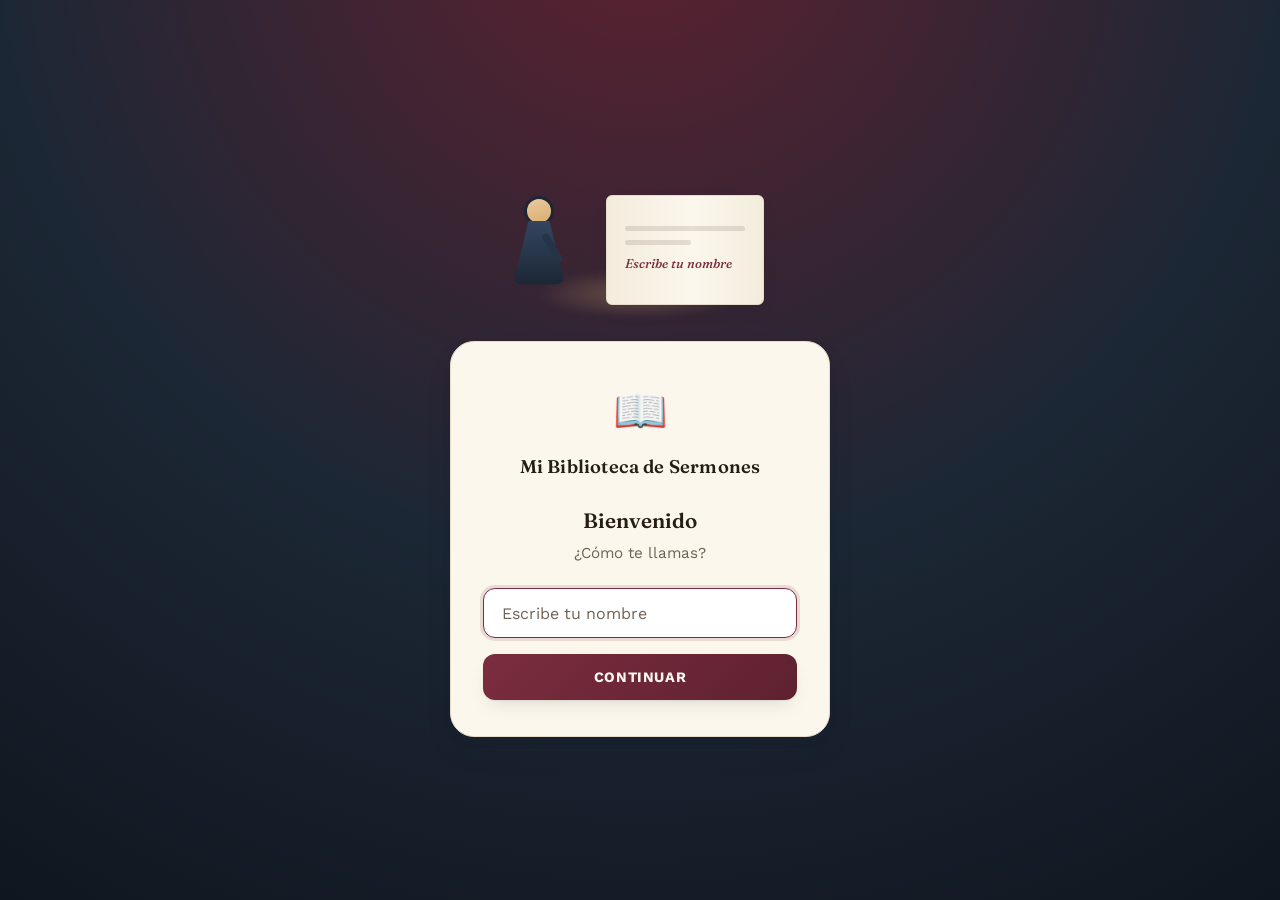
<file: index.html>
<!DOCTYPE html>
<html lang="es">
<head>
    <meta charset="UTF-8">
    <meta name="viewport" content="width=device-width, initial-scale=1.0">
    <title>Mi Biblioteca de Sermones</title>

    <link rel="preconnect" href="https://fonts.googleapis.com">
    <link rel="preconnect" href="https://fonts.gstatic.com" crossorigin>
    <link href="https://fonts.googleapis.com/css2?family=Fraunces:ital,opsz,wght@0,9..144,500;0,9..144,600;1,9..144,500&family=Work+Sans:wght@400;500;600;700&family=IBM+Plex+Mono:wght@500&display=swap" rel="stylesheet">

    <link rel="stylesheet" href="css/global.css">
    <link rel="stylesheet" href="css/index.css">
    <link rel="manifest" href="manifest.json">
    <meta name="theme-color" content="#1C2735">
</head>
<body>
    <div class="welcome-container">

        <!-- Escena animada: el lector entra y abre la Biblia -->
        <div class="welcome-scene" aria-hidden="true">
            <div class="scene-glow"></div>

            <div class="reader">
                <div class="reader-head"></div>
                <div class="reader-robe"></div>
                <div class="reader-arm"></div>
            </div>

            <div class="book">
                <div class="book-pages">
                    <span class="page-line"></span>
                    <span class="page-line short"></span>
                    <span class="page-line prompt-line">Escribe tu nombre</span>
                </div>
                <div class="book-cover">
                    <span class="cover-cross">✝</span>
                </div>
            </div>
        </div>

        <!-- Tarjeta de bienvenida, estilizada como la página del libro -->
        <div class="welcome-card" id="welcomeCard">
            <div class="logo">
                <span class="logo-icon">📖</span>
                <h1>Mi Biblioteca de Sermones</h1>
            </div>

            <div class="welcome-content">
                <h2>Bienvenido</h2>
                <p class="prompt-text">¿Cómo te llamas?</p>

                <form id="welcomeForm" autocomplete="off">
                    <input
                        type="text"
                        id="nombreUsuario"
                        placeholder="Escribe tu nombre"
                        required
                        autocomplete="off"
                    >
                    <button type="submit" class="btn-primary">
                        Continuar
                    </button>
                </form>
            </div>
        </div>

    </div>

    <script src="js/app.js"></script>
    <script src="js/index.js"></script>
</body>
</html>
</file>
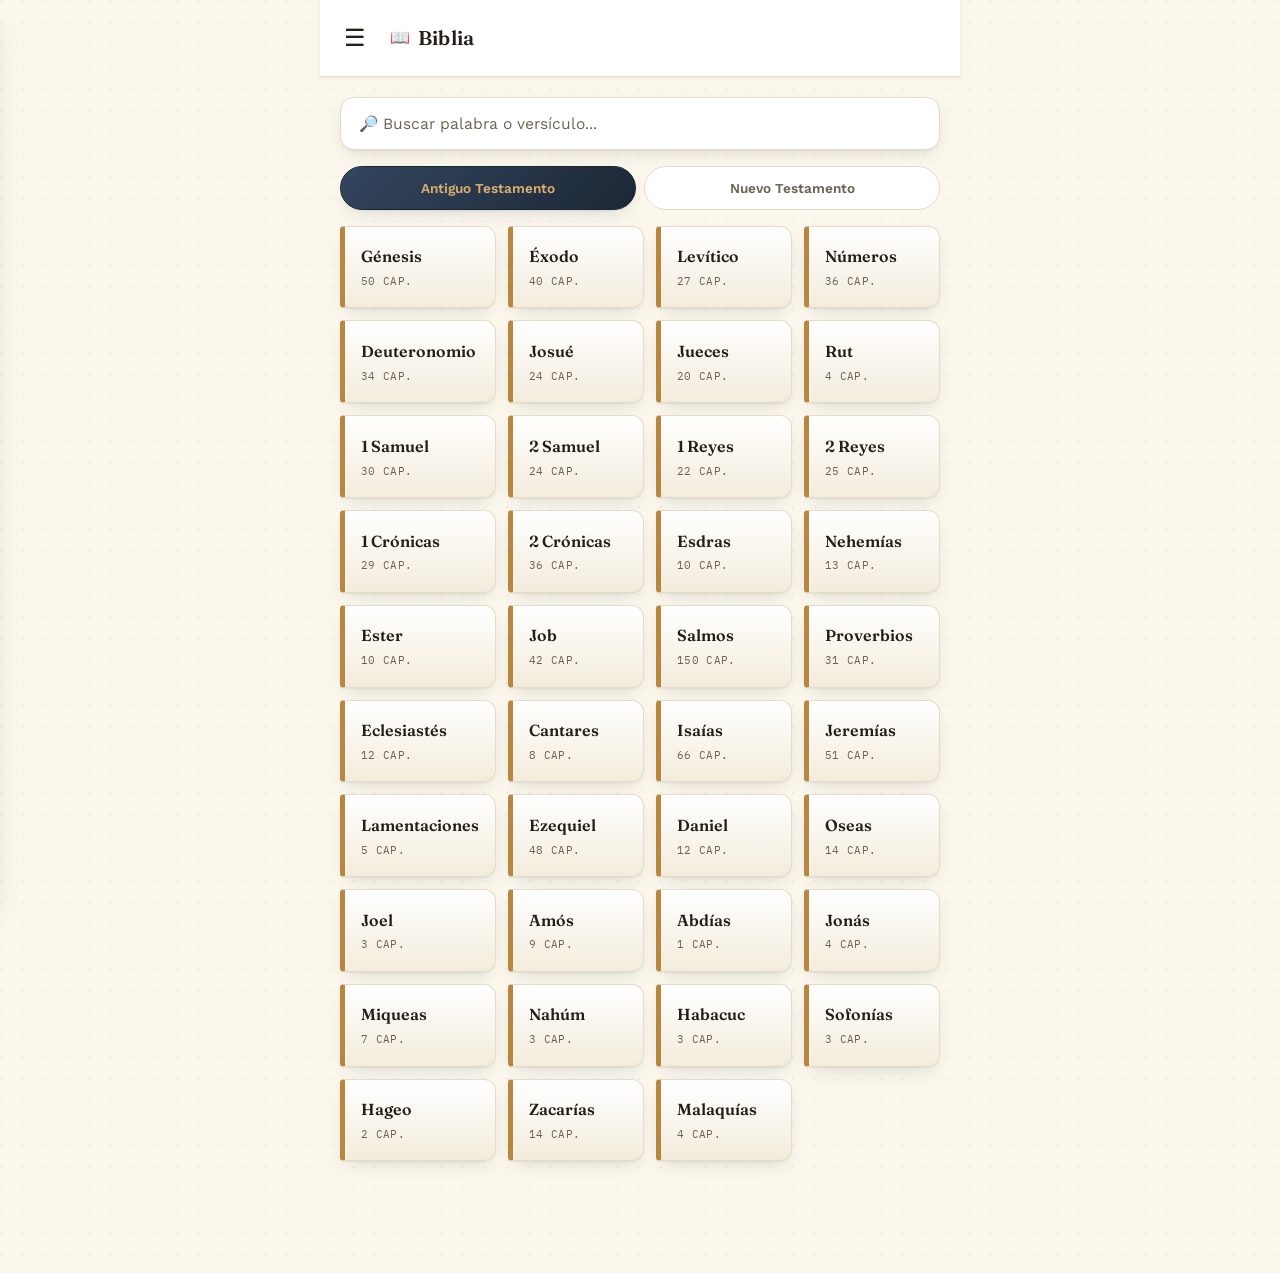
<file: biblia.html>
<!DOCTYPE html>
<html lang="es">
<head>
    <meta charset="UTF-8">
    <meta name="viewport" content="width=device-width, initial-scale=1.0">
    <title>Biblia - Mi Biblioteca</title>

    <link rel="preconnect" href="https://fonts.googleapis.com">
    <link rel="preconnect" href="https://fonts.gstatic.com" crossorigin>
    <link href="https://fonts.googleapis.com/css2?family=Fraunces:ital,opsz,wght@0,9..144,500;0,9..144,600;1,9..144,500&family=Work+Sans:wght@400;500;600;700&family=IBM+Plex+Mono:wght@500&display=swap" rel="stylesheet">

    <link rel="stylesheet" href="css/global.css">
    <link rel="stylesheet" href="css/biblia.css">
    <link rel="manifest" href="manifest.json">
    <meta name="theme-color" content="#1C2735">
</head>
<body>
    <!-- Sidebar -->
    <div id="sidebarContainer"></div>
    <div id="sidebarOverlay" class="sidebar-overlay"></div>

    <!-- Main Content -->
    <div class="main-content">
        <!-- Header -->
        <header class="header">
            <button id="menuToggle" class="menu-toggle">☰</button>
            <div class="header-title">
                <span>📖</span>
                <h1>Biblia</h1>
            </div>
        </header>

        <div class="bible-app">

            <!-- Search (siempre visible) -->
            <div class="bible-search">
                <input
                    type="text"
                    id="searchBiblia"
                    placeholder="🔎 Buscar palabra o versículo..."
                    autocomplete="off"
                >
            </div>

            <!-- Testament Tabs -->
            <div class="testament-tabs" id="testamentTabs">
                <button type="button" class="testament-tab active" data-testamento="Antiguo">
                    Antiguo Testamento
                </button>
                <button type="button" class="testament-tab" data-testamento="Nuevo">
                    Nuevo Testamento
                </button>
            </div>

            <!-- Books Grid -->
            <div class="books-view" id="booksView">
                <div class="books-grid" id="booksGrid">
                    <!-- Los libros se cargarán dinámicamente -->
                </div>
            </div>

            <!-- Chapters Grid -->
            <div class="chapters-view" id="chaptersView" hidden>
                <div class="view-header">
                    <button type="button" class="btn-back" id="backToBooksBtn">← Libros</button>
                    <h2 id="chaptersBookTitle"></h2>
                </div>
                <div class="chapters-grid" id="chaptersGrid">
                    <!-- Los capítulos se cargarán dinámicamente -->
                </div>
            </div>

            <!-- Verses Selection Grid -->
            <div class="verses-select-view" id="versesView" hidden>
                <div class="view-header">
                    <button type="button" class="btn-back" id="backToChaptersBtn">← Capítulos</button>
                    <h2 id="versesBookTitle"></h2>
                </div>
                <div class="verses-select-actions">
                    <button type="button" class="btn-read-all" id="readFullChapterBtn">Leer capítulo completo</button>
                </div>
                <div class="verses-select-grid" id="versesGrid">
                    <!-- Los versículos se cargarán dinámicamente -->
                </div>
            </div>

            <!-- Reading View -->
            <div class="reading-view" id="readingView" hidden>
                <div class="view-header">
                    <button type="button" class="btn-back" id="backFromReadingBtn">← Versículos</button>
                    <h2 id="capituloTitulo">Capítulo 1</h2>
                </div>

                <div id="versiculosContainer" class="verses-container">
                    <!-- Los versículos se cargarán dinámicamente -->
                </div>

                <div class="chapter-navigation">
                    <button type="button" id="prevChapter">← Anterior</button>
                    <span id="currentChapter">1</span>
                    <button type="button" id="nextChapter">Siguiente →</button>
                </div>
            </div>

            <!-- Search Results View -->
            <div class="reading-view" id="searchResultsView" hidden>
                <div class="view-header">
                    <button type="button" class="btn-back" id="backFromSearchBtn">← Volver</button>
                    <h2 id="searchResultsTitle">Resultados</h2>
                </div>
                <div id="searchResultsList" class="verses-container search-results-list">
                    <!-- Los resultados de búsqueda se cargarán dinámicamente -->
                </div>
            </div>

        </div>
    </div>

    <script src="js/app.js"></script>
    <script src="data/biblia.js"></script>
    <script src="components/sidebar.js"></script>
    <script src="js/biblia.js"></script>
</body>
</html>
</file>
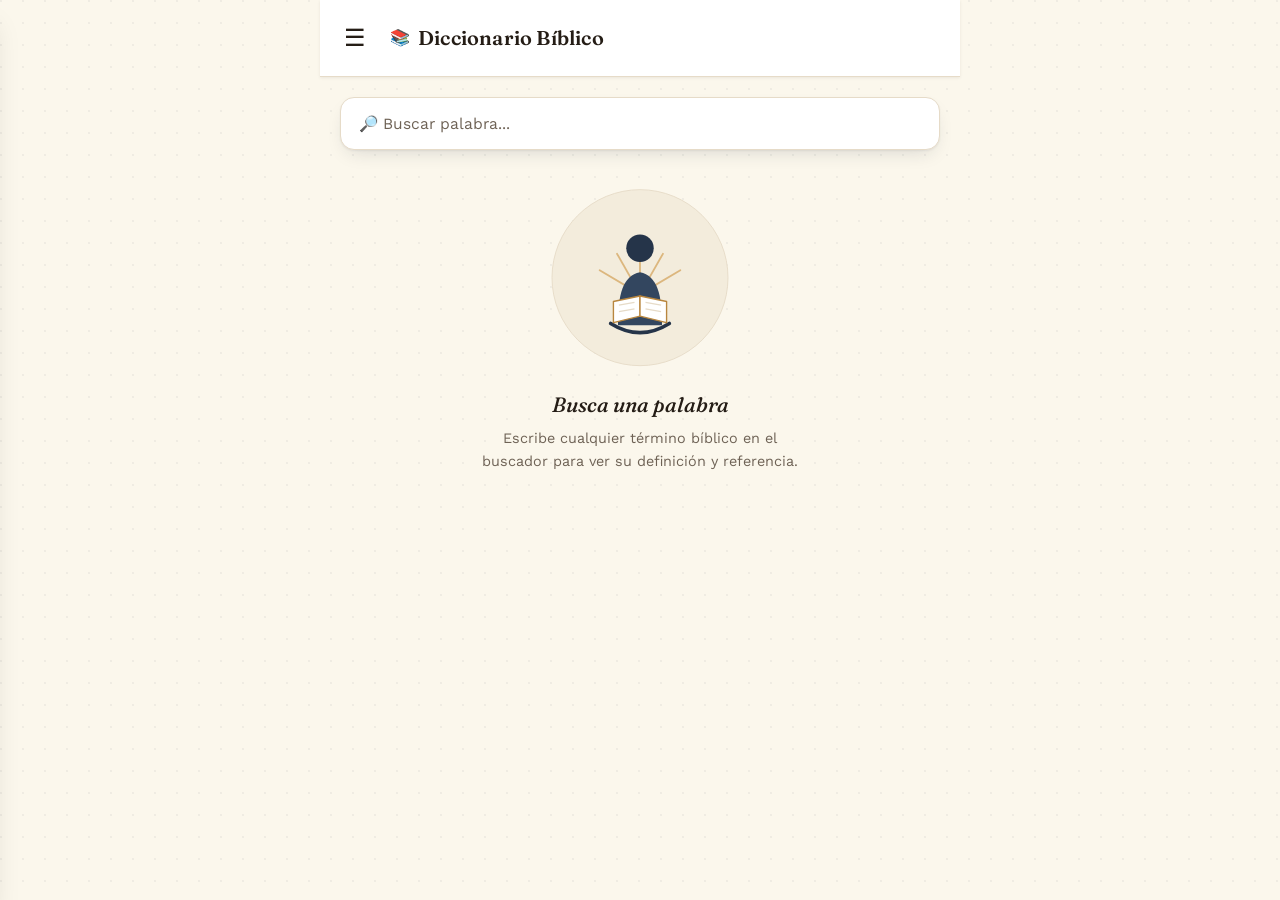
<file: diccionario.html>
<!DOCTYPE html>
<html lang="es">
<head>
    <meta charset="UTF-8">
    <meta name="viewport" content="width=device-width, initial-scale=1.0">
    <title>Diccionario - Mi Biblioteca</title>

    <link rel="preconnect" href="https://fonts.googleapis.com">
    <link rel="preconnect" href="https://fonts.gstatic.com" crossorigin>
    <link href="https://fonts.googleapis.com/css2?family=Fraunces:ital,opsz,wght@0,9..144,500;0,9..144,600;1,9..144,500&family=Work+Sans:wght@400;500;600;700&family=IBM+Plex+Mono:wght@500&display=swap" rel="stylesheet">

    <link rel="stylesheet" href="css/global.css">
    <link rel="stylesheet" href="css/diccionario.css">
    <link rel="manifest" href="manifest.json">
    <meta name="theme-color" content="#1C2735">
</head>
<body>
    <!-- Sidebar -->
    <div id="sidebarContainer"></div>
    <div id="sidebarOverlay" class="sidebar-overlay"></div>

    <!-- Main Content -->
    <div class="main-content">
        <!-- Header -->
        <header class="header">
            <button id="menuToggle" class="menu-toggle">☰</button>
            <div class="header-title">
                <span>📚</span>
                <h1>Diccionario Bíblico</h1>
            </div>
        </header>

        <!-- Search Dictionary -->
        <div class="dictionary-search">
            <input
                type="text"
                id="searchDiccionario"
                placeholder="🔎 Buscar palabra..."
                autocomplete="off"
            >
        </div>

        <!-- Empty / portal state: no se muestra ninguna palabra hasta que se busque -->
        <div class="dictionary-empty" id="dictionaryEmpty">
            <div class="dictionary-illustration" aria-hidden="true">
                <svg viewBox="0 0 240 200" class="dictionary-illustration-svg">
                    <circle cx="120" cy="100" r="96" class="illu-circle"></circle>

                    <g class="illu-rays">
                        <line x1="120" y1="118" x2="120" y2="66"></line>
                        <line x1="120" y1="118" x2="95" y2="74"></line>
                        <line x1="120" y1="118" x2="145" y2="74"></line>
                        <line x1="120" y1="118" x2="76" y2="92"></line>
                        <line x1="120" y1="118" x2="164" y2="92"></line>
                    </g>

                    <path d="M96 152 C96 118, 101 98, 120 94 C139 98, 144 118, 144 152 Z" class="illu-body"></path>
                    <circle cx="120" cy="68" r="15" class="illu-head"></circle>
                    <path d="M88 150 Q120 170 152 150" class="illu-legs"></path>

                    <g class="illu-book">
                        <path d="M91 126 L120 120 L120 142 L91 149 Z" class="illu-page"></path>
                        <path d="M149 126 L120 120 L120 142 L149 149 Z" class="illu-page"></path>
                        <line x1="97" y1="130" x2="114" y2="127" class="illu-line"></line>
                        <line x1="97" y1="137" x2="114" y2="134" class="illu-line"></line>
                        <line x1="126" y1="127" x2="143" y2="130" class="illu-line"></line>
                        <line x1="126" y1="134" x2="143" y2="137" class="illu-line"></line>
                    </g>
                </svg>
            </div>
            <p class="dictionary-empty-title">Busca una palabra</p>
            <p class="dictionary-empty-text">Escribe cualquier término bíblico en el buscador para ver su definición y referencia.</p>
        </div>

        <!-- Dictionary Entries (resultados de búsqueda) -->
        <div class="dictionary-list" id="dictionaryList" hidden>
            <!-- Los resultados se cargarán dinámicamente -->
        </div>

        <!-- Dictionary Detail -->
        <div class="dictionary-detail" id="dictionaryDetail" hidden>
            <button id="backToList" class="back-btn" type="button">← Volver</button>
            <h2 id="palabraTitulo"></h2>
            <div class="definicion">
                <h3>Definición</h3>
                <p id="palabraDefinicion"></p>
            </div>
            <div class="referencia">
                <h3>Referencia</h3>
                <p id="palabraReferencia"></p>
            </div>
        </div>
    </div>

    <script src="js/app.js"></script>
    <script src="data/diccionario.js"></script>
    <script src="components/sidebar.js"></script>
    <script src="js/diccionario.js"></script>
</body>
</html>
</file>
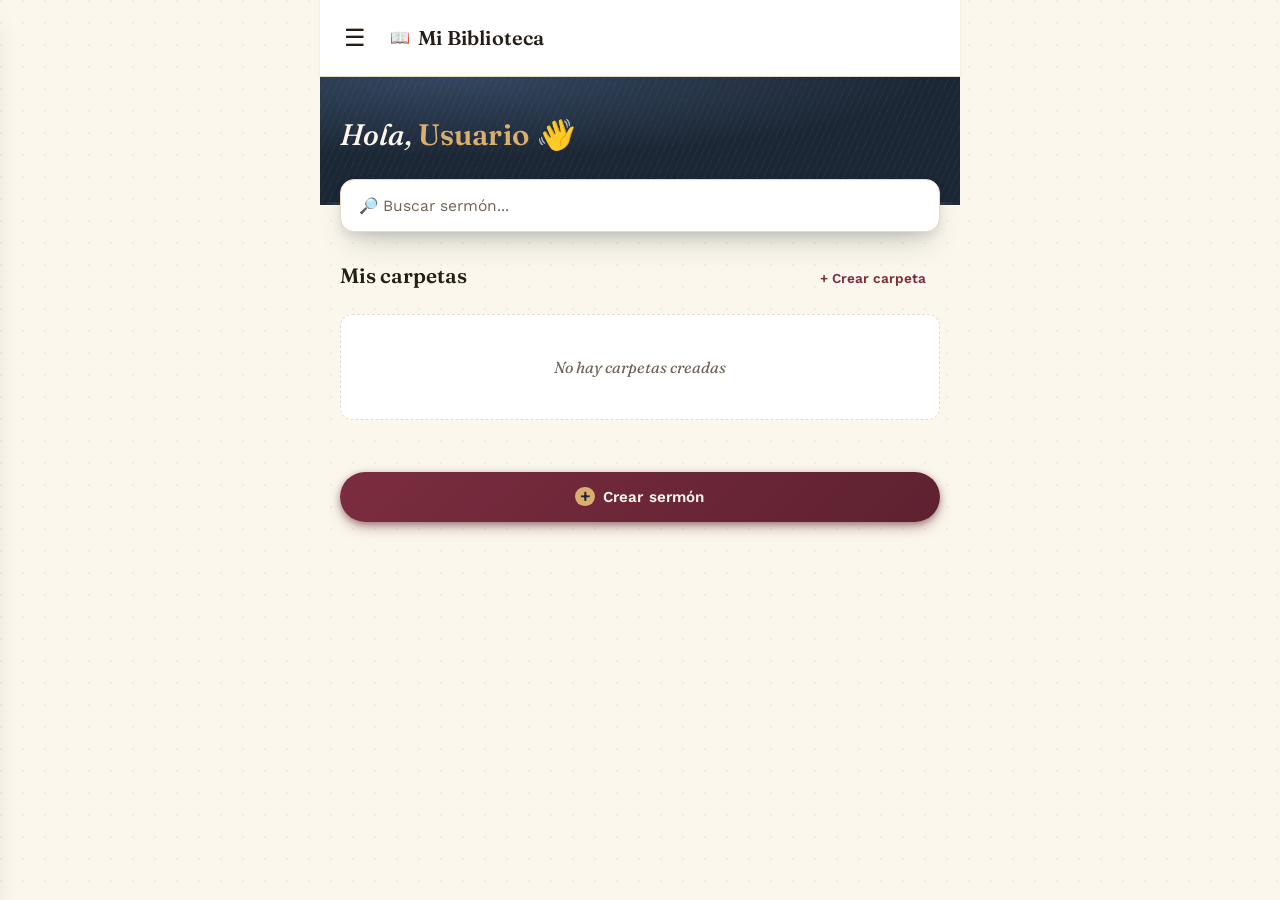
<file: inicio.html>
<!DOCTYPE html>
<html lang="es">
<head>
    <meta charset="UTF-8">
    <meta name="viewport" content="width=device-width, initial-scale=1.0">
    <title>Inicio - Mi Biblioteca</title>

    <link rel="preconnect" href="https://fonts.googleapis.com">
    <link rel="preconnect" href="https://fonts.gstatic.com" crossorigin>
    <link href="https://fonts.googleapis.com/css2?family=Fraunces:ital,opsz,wght@0,9..144,500;0,9..144,600;1,9..144,500&family=Work+Sans:wght@400;500;600;700&family=IBM+Plex+Mono:wght@500&display=swap" rel="stylesheet">

    <link rel="stylesheet" href="css/global.css">
    <link rel="stylesheet" href="css/inicio.css">
    <link rel="manifest" href="manifest.json">
    <meta name="theme-color" content="#1C2735">
</head>
<body>
    <!-- Sidebar -->
    <div id="sidebarContainer"></div>
    <div id="sidebarOverlay" class="sidebar-overlay"></div>

    <!-- Main Content -->
    <div class="main-content">
        <!-- Header -->
        <header class="header">
            <button id="menuToggle" class="menu-toggle">☰</button>
            <div class="header-title">
                <span>📖</span>
                <h1>Mi Biblioteca</h1>
            </div>
        </header>

        <!-- Welcome Message -->
        <div class="welcome-message">
            <h2>Hola, <span id="userName">Usuario</span> 👋</h2>
        </div>

        <!-- Search Bar -->
        <div class="search-container">
            <input 
                type="text" 
                id="searchSermon" 
                placeholder="🔎 Buscar sermón..."
                autocomplete="off"
            >
        </div>

        <!-- Search Results -->
        <div id="searchResults" class="search-results" style="display: none;">
            <h3>Resultados encontrados: <span id="resultCount">0</span></h3>
            <div id="resultsList"></div>
        </div>

        <!-- Folders Section -->
        <div class="folders-section">
            <div class="section-header">
                <h2>Mis carpetas</h2>
                <button id="createFolderBtn" class="btn-create">+ Crear carpeta</button>
            </div>
            
            <div id="foldersGrid" class="folders-grid">
                <!-- Las carpetas se cargarán dinámicamente -->
            </div>
        </div>

        <!-- Folder Detail (prédicas dentro de una carpeta) -->
        <div id="folderDetailView" class="folder-detail" style="display: none;">
            <div class="folder-detail-header">
                <button id="backToFoldersBtn" class="btn-back" type="button">← Carpetas</button>
                <h2 id="folderDetailTitle"></h2>
            </div>
            <div id="folderSermonsList" class="folder-sermons-list">
                <!-- Las prédicas de la carpeta se cargarán dinámicamente -->
            </div>
        </div>

        <!-- Quick Actions -->
        <div class="quick-actions">
            <button id="createSermonBtn" class="btn-quick-action">
                Crear sermón
            </button>
        </div>
    </div>

    <!-- Modal Container -->
    <div id="modalContainer"></div>
    
    <!-- Toast Container -->
    <div id="toastContainer"></div>

    <script src="js/app.js"></script>
    <script src="js/database.js"></script>
    <script src="components/sidebar.js"></script>
    <script src="components/modal.js"></script>
    <script src="components/toast.js"></script>
    <script src="js/inicio.js"></script>
</body>
</html>
</file>
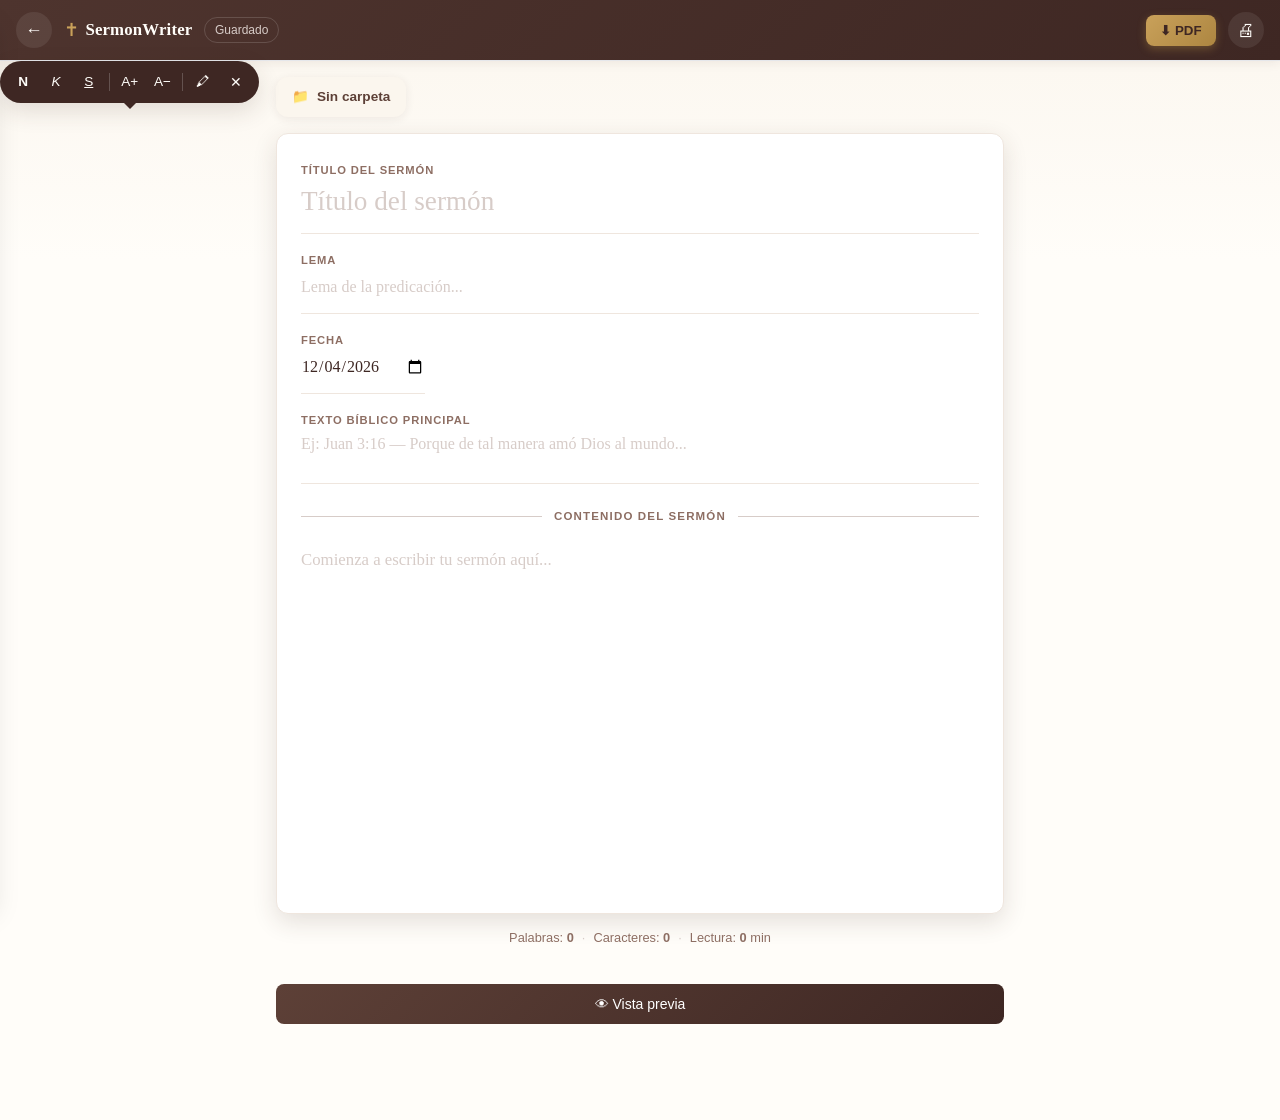
<file: sermon.html>
<!DOCTYPE html>
<html lang="es">
<head>
    <meta charset="UTF-8">
    <meta name="viewport" content="width=device-width, initial-scale=1.0">
    <title>Editor de Sermón</title>
    <link rel="stylesheet" href="css/global.css">
    <link rel="stylesheet" href="css/sermon.css">
    <link rel="manifest" href="manifest.json">
    <meta name="theme-color" content="#4E342E">
</head>
<body class="sermon-page">
    <!-- Sidebar -->
    <div id="sidebarContainer"></div>
    <div id="sidebarOverlay" class="sidebar-overlay"></div>

    <!-- Main Content -->
    <div class="main-content">
        <!-- Header -->
        <header class="header sw-header">
            <div class="sw-header-left">
                <button id="backBtn" class="sw-icon-btn" aria-label="Volver">←</button>
                <div class="sw-brand">
                    <span class="sw-brand-icon">✝</span>
                    <span class="sw-brand-name">SermonWriter</span>
                </div>
                <span id="autosaveStatus" class="sw-autosave">Guardado</span>
            </div>
            <div class="sw-header-right">
                <button id="pdfBtn" class="sw-btn-gold">⬇ PDF</button>
                <button id="printBtn" class="sw-icon-btn" aria-label="Imprimir">🖨</button>
            </div>
        </header>

        <!-- Barra flotante de formato (aparece solo al seleccionar texto) -->
        <div id="floatingToolbar" class="floating-toolbar" hidden>
            <button type="button" data-cmd="bold" title="Negrilla"><strong>N</strong></button>
            <button type="button" data-cmd="italic" title="Cursiva"><em>K</em></button>
            <button type="button" data-cmd="underline" title="Subrayado"><u>S</u></button>
            <span class="ft-divider"></span>
            <button type="button" data-action="inc" title="Aumentar tamaño">A+</button>
            <button type="button" data-action="dec" title="Disminuir tamaño">A−</button>
            <span class="ft-divider"></span>
            <button type="button" data-cmd="hilite" title="Resaltar">🖍</button>
            <button type="button" data-action="clear" title="Quitar formato">✕</button>
        </div>

        <!-- Sermon Editor -->
        <div class="sermon-editor">
            <!-- Folder Info -->
            <div class="folder-info" id="folderInfoBar">
                <span>📁</span>
                <span id="selectedFolder">Sin carpeta</span>
            </div>

            <div class="sw-paper">
                <div class="sw-field sw-field-title">
                    <label for="titulo">Título del sermón</label>
                    <input type="text" id="titulo" class="sw-title-input" placeholder="Título del sermón">
                </div>

                <div class="sw-field">
                    <label for="tema">Lema</label>
                    <input type="text" id="tema" class="sw-input" placeholder="Lema de la predicación...">
                </div>

                <div class="sw-row">
                    <div class="sw-field sw-field-fecha">
                        <label for="fecha">Fecha</label>
                        <input type="date" id="fecha" class="sw-input">
                    </div>
                </div>

                <div class="sw-field">
                    <label for="textoBiblico">Texto bíblico principal</label>
                    <textarea id="textoBiblico" class="sw-input sw-textarea-auto" rows="1" placeholder="Ej: Juan 3:16 — Porque de tal manera amó Dios al mundo..."></textarea>
                </div>

                <div class="sw-divider"><span>Contenido del sermón</span></div>

                <div id="contenido" class="sw-content" contenteditable="true" data-placeholder="Comienza a escribir tu sermón aquí..."></div>
            </div>

            <div class="sw-stats">
                <span>Palabras: <strong id="statWords">0</strong></span>
                <span class="sw-dot">·</span>
                <span>Caracteres: <strong id="statChars">0</strong></span>
                <span class="sw-dot">·</span>
                <span>Lectura: <strong id="statTime">0</strong> min</span>
            </div>

            <!-- Action Buttons -->
            <div class="action-buttons">
                <button id="previewBtn" class="btn-primary">👁 Vista previa</button>
            </div>
        </div>
    </div>

    <!-- Modal Container -->
    <div id="modalContainer"></div>

    <!-- Toast Container -->
    <div id="toastContainer"></div>

    <script src="js/app.js"></script>
    <script src="js/database.js"></script>
    <script src="components/sidebar.js"></script>
    <script src="components/modal.js"></script>
    <script src="components/toast.js"></script>
    <script src="js/sermon.js"></script>
</body>
</html>
</file>
<file: css/global.css>
/* Variables globales */
:root {
    --primary-color: #4F46E5;
    --primary-dark: #4338CA;
    --primary-light: #818CF8;
    --success-color: #10B981;
    --warning-color: #F59E0B;
    --danger-color: #EF4444;
    --text-primary: #1F2937;
    --text-secondary: #6B7280;
    --text-light: #9CA3AF;
    --bg-primary: #FFFFFF;
    --bg-secondary: #F9FAFB;
    --bg-tertiary: #F3F4F6;
    --border-color: #E5E7EB;
    --shadow-sm: 0 1px 2px 0 rgba(0, 0, 0, 0.05);
    --shadow-md: 0 4px 6px -1px rgba(0, 0, 0, 0.1);
    --shadow-lg: 0 10px 15px -3px rgba(0, 0, 0, 0.1);
    --shadow-xl: 0 20px 25px -5px rgba(0, 0, 0, 0.1);
    --border-radius-sm: 0.375rem;
    --border-radius-md: 0.5rem;
    --border-radius-lg: 0.75rem;
    --border-radius-xl: 1rem;
    --transition-fast: 150ms;
    --transition-normal: 300ms;
    --transition-slow: 500ms;
}

/* Reset y estilos base */
* {
    margin: 0;
    padding: 0;
    box-sizing: border-box;
}

body {
    font-family: -apple-system, BlinkMacSystemFont, 'Segoe UI', Roboto, Oxygen, Ubuntu, Cantarell, sans-serif;
    background-color: var(--bg-secondary);
    color: var(--text-primary);
    line-height: 1.5;
    -webkit-font-smoothing: antialiased;
    -moz-osx-font-smoothing: grayscale;
}

/* Contenedor principal */
.main-content {
    margin-left: 0;
    transition: margin-left var(--transition-normal);
    min-height: 100vh;
    padding-bottom: 80px;
}

/* Header */
.header {
    background-color: var(--bg-primary);
    border-bottom: 1px solid var(--border-color);
    padding: 1rem;
    display: flex;
    align-items: center;
    position: sticky;
    top: 0;
    z-index: 40;
    box-shadow: var(--shadow-sm);
}

.menu-toggle,
.back-btn {
    background: none;
    border: none;
    font-size: 1.5rem;
    cursor: pointer;
    padding: 0.5rem;
    color: var(--text-primary);
    transition: background-color var(--transition-fast);
    border-radius: var(--border-radius-sm);
}

.menu-toggle:hover,
.back-btn:hover {
    background-color: var(--bg-tertiary);
}

.header-title {
    display: flex;
    align-items: center;
    margin-left: 1rem;
    gap: 0.5rem;
}

.header-title h1 {
    font-size: 1.25rem;
    font-weight: 600;
}

/* Botones */
.btn-primary,
.btn-secondary,
.btn-create,
.btn-quick-action {
    padding: 0.75rem 1.5rem;
    border: none;
    border-radius: var(--border-radius-md);
    font-size: 0.875rem;
    font-weight: 500;
    cursor: pointer;
    transition: all var(--transition-fast);
    display: inline-flex;
    align-items: center;
    gap: 0.5rem;
}

.btn-primary {
    background-color: var(--primary-color);
    color: white;
}

.btn-primary:hover {
    background-color: var(--primary-dark);
    transform: translateY(-1px);
    box-shadow: var(--shadow-md);
}

.btn-secondary {
    background-color: var(--bg-tertiary);
    color: var(--text-primary);
}

.btn-secondary:hover {
    background-color: var(--border-color);
}

.btn-create {
    background-color: var(--primary-color);
    color: white;
    padding: 0.5rem 1rem;
    font-size: 0.875rem;
}

.btn-create:hover {
    background-color: var(--primary-dark);
}

.btn-quick-action {
    background-color: var(--success-color);
    color: white;
    width: 100%;
    justify-content: center;
    padding: 1rem;
    font-size: 1rem;
}

.btn-quick-action:hover {
    background-color: #059669;
    transform: translateY(-1px);
    box-shadow: var(--shadow-md);
}

/* Formularios */
.form-group {
    margin-bottom: 1.5rem;
}

.form-group label {
    display: block;
    margin-bottom: 0.5rem;
    font-weight: 500;
    color: var(--text-primary);
    font-size: 0.875rem;
}

.form-group input,
.form-group textarea,
.form-group select {
    width: 100%;
    padding: 0.75rem;
    border: 1px solid var(--border-color);
    border-radius: var(--border-radius-md);
    font-size: 1rem;
    transition: border-color var(--transition-fast);
    background-color: var(--bg-primary);
}

.form-group input:focus,
.form-group textarea:focus,
.form-group select:focus {
    outline: none;
    border-color: var(--primary-color);
    box-shadow: 0 0 0 3px rgba(79, 70, 229, 0.1);
}

.form-group textarea {
    resize: vertical;
    min-height: 100px;
}

/* Cards y grids */
.folders-grid {
    display: grid;
    grid-template-columns: repeat(auto-fill, minmax(160px, 1fr));
    gap: 1rem;
    padding: 1rem;
}

.folder-card {
    background-color: var(--bg-primary);
    border-radius: var(--border-radius-lg);
    padding: 1.5rem;
    text-align: center;
    cursor: pointer;
    transition: all var(--transition-normal);
    box-shadow: var(--shadow-sm);
    border: 2px solid transparent;
}

.folder-card:hover {
    transform: translateY(-4px);
    box-shadow: var(--shadow-lg);
    border-color: var(--primary-color);
}

.folder-card .folder-icon {
    font-size: 3rem;
    margin-bottom: 1rem;
}

.folder-card .folder-name {
    font-weight: 600;
    margin-bottom: 0.5rem;
    color: var(--text-primary);
}

.folder-card .folder-count {
    font-size: 0.875rem;
    color: var(--text-secondary);
}

/* Responsive */
@media (max-width: 767px) {
    .folders-grid {
        grid-template-columns: repeat(2, 1fr);
        gap: 0.75rem;
        padding: 0.75rem;
    }
    
    .folder-card {
        padding: 1rem;
    }
    
    .folder-card .folder-icon {
        font-size: 2rem;
    }
}
/* =========================================================
   Sidebar (menú lateral) — components/sidebar.js
   No existía CSS para estas clases; por eso se veía como una
   lista de enlaces sin estilo en vez de un panel deslizable.
   ========================================================= */
.sidebar {
    position: fixed;
    top: 0;
    left: 0;
    bottom: 0;
    width: 280px;
    display: flex;
    flex-direction: column;
    background-color: var(--bg-primary);
    border-right: 1px solid var(--border-color);
    box-shadow: var(--shadow-xl);
    z-index: 50;
    overflow-y: auto;
    transform: translateX(-100%);
    transition: transform var(--transition-normal) ease;
}

.sidebar.open {
    transform: translateX(0);
}

.sidebar-overlay {
    position: fixed;
    inset: 0;
    background-color: rgba(17, 24, 39, 0.5);
    z-index: 45;
    opacity: 0;
    visibility: hidden;
    transition: opacity var(--transition-normal) ease, visibility var(--transition-normal) ease;
}

.sidebar-overlay.open {
    opacity: 1;
    visibility: visible;
}

.sidebar-header {
    display: flex;
    align-items: center;
    gap: 0.75rem;
    padding: 1.5rem 1.25rem;
    border-bottom: 1px solid var(--border-color);
}

.sidebar-icon {
    font-size: 1.5rem;
    line-height: 1;
}

.sidebar-header h2 {
    font-size: 1.1rem;
    font-weight: 600;
    color: var(--text-primary);
}

.sidebar-nav {
    display: flex;
    flex-direction: column;
    gap: 0.25rem;
    padding: 1rem 0.75rem;
    flex: 1;
}

.sidebar-link {
    display: flex;
    align-items: center;
    gap: 0.75rem;
    padding: 0.75rem 1rem;
    border-radius: var(--border-radius-md);
    color: var(--text-secondary);
    text-decoration: none;
    font-weight: 500;
    font-size: 0.925rem;
    transition: background-color var(--transition-fast), color var(--transition-fast);
}

.sidebar-link:hover {
    background-color: var(--bg-tertiary);
    color: var(--text-primary);
}

.sidebar-link.active {
    background-color: var(--primary-color);
    color: #FFFFFF;
}

.link-icon {
    width: 1.5rem;
    font-size: 1.1rem;
    text-align: center;
    line-height: 1;
}

.sidebar-footer {
    padding: 0.75rem;
    border-top: 1px solid var(--border-color);
}

.sidebar-divider {
    height: 1px;
    background-color: var(--border-color);
    margin: 0.5rem 0.25rem 0.75rem;
}

.profile-info {
    text-align: center;
    padding: 1rem 0 0.5rem;
}

.profile-avatar {
    width: 64px;
    height: 64px;
    margin: 0 auto 0.75rem;
    display: flex;
    align-items: center;
    justify-content: center;
    font-size: 2rem;
    border-radius: 50%;
    background-color: var(--bg-tertiary);
}

.profile-info h3 {
    margin-bottom: 0.25rem;
    color: var(--text-primary);
}

.profile-info p {
    color: var(--text-secondary);
    font-size: 0.875rem;
}

/* =========================================================
   Modal (fondo y centrado) — usado por components/modal.js
   Igual que el sidebar: solo existía .modal-content, pero el
   wrapper .modal que da el fondo oscuro y centra la caja
   no estaba definido en ningún archivo.
   ========================================================= */
.modal {
    position: fixed;
    inset: 0;
    display: flex;
    align-items: center;
    justify-content: center;
    padding: 1rem;
    background-color: rgba(17, 24, 39, 0.5);
    z-index: 60;
}

.modal-content {
    width: 100%;
    max-width: 440px;
    max-height: 90vh;
    overflow-y: auto;
    padding: 1.75rem;
    background-color: var(--bg-primary);
    border-radius: var(--border-radius-lg);
    box-shadow: var(--shadow-xl);
}
</file>
<file: css/index.css>
/* =========================================================
   WELCOME / LOGIN — index.css
   Misma dirección visual que biblia.css: librería de estudio.
   Se repiten los mismos tokens de página porque index.html
   no carga biblia.css (son páginas independientes).
   ========================================================= */
:root {
    --text-primary: #251D16;
    --text-secondary: #6E6255;
    --border-color: #E6DBC8;
    --border-radius-lg: 16px;
    --border-radius-xl: 24px;
    --transition-fast: 180ms ease;

    --ink-900: #1C2735;
    --ink-800: #253449;
    --ink-700: #33465F;
    --paper-50: #FBF7EC;
    --paper-100: #F3ECDC;
    --wine-600: #7B2D3F;
    --wine-700: #5E2130;
    --wine-800: #471825;
    --brass-400: #D9AE6E;
    --brass-500: #B8863F;
    --brass-600: #96692C;

    --font-display: 'Fraunces', Georgia, serif;
    --font-body: 'Work Sans', -apple-system, sans-serif;

    --shadow-card: 0 1px 2px rgba(28, 39, 53, 0.06), 0 8px 20px -8px rgba(28, 39, 53, 0.18);
    --shadow-lift: 0 4px 10px rgba(28, 39, 53, 0.10), 0 16px 32px -12px rgba(28, 39, 53, 0.28);
}

/* -------------------- Contenedor -------------------- */
.welcome-container {
    min-height: 100vh;
    display: flex;
    flex-direction: column;
    align-items: center;
    justify-content: center;
    gap: 1.75rem;
    padding: 2.5rem 1.25rem;
    background: radial-gradient(circle at 50% -10%, var(--wine-700) 0%, var(--ink-900) 55%, #10161F 100%);
    overflow: hidden;
    font-family: var(--font-body);
}

/* -------------------- Escena: lector + libro -------------------- */
.welcome-scene {
    position: relative;
    width: 260px;
    height: 150px;
    perspective: 900px;
}

.scene-glow {
    position: absolute;
    left: 50%;
    bottom: -6px;
    width: 210px;
    height: 50px;
    transform: translateX(-50%);
    background: radial-gradient(ellipse at center, rgba(217, 174, 110, 0.35), transparent 70%);
    filter: blur(3px);
    z-index: 0;
}

/* ----- Lector: entra caminando desde la izquierda ----- */
.reader {
    position: absolute;
    left: 0;
    bottom: 6px;
    width: 60px;
    height: 108px;
    z-index: 3;
    animation: walkIn 1.1s ease-out forwards;
}

.reader-head {
    position: absolute;
    top: 0;
    left: 17px;
    width: 24px;
    height: 24px;
    border-radius: 50%;
    background: linear-gradient(160deg, #E9C9A0, var(--brass-400));
    box-shadow: 0 0 0 3px var(--ink-900);
}

.reader-robe {
    position: absolute;
    top: 22px;
    left: 3px;
    width: 52px;
    height: 64px;
    background: linear-gradient(180deg, var(--ink-700), var(--ink-900));
    clip-path: polygon(30% 0%, 70% 0%, 100% 100%, 0% 100%);
    border-radius: 4px 4px 10px 10px;
}

.reader-arm {
    position: absolute;
    top: 32px;
    right: -6px;
    width: 32px;
    height: 7px;
    background: var(--ink-800);
    border-radius: 4px;
    transform-origin: left center;
    transform: rotate(6deg);
    animation: reachOut 0.5s ease forwards;
    animation-delay: 1.05s;
}

@keyframes walkIn {
    0%   { transform: translateX(-90px) translateY(0); }
    20%  { transform: translateX(-64px) translateY(-6px); }
    40%  { transform: translateX(-34px) translateY(0); }
    60%  { transform: translateX(-12px) translateY(-5px); }
    100% { transform: translateX(0) translateY(0); }
}

@keyframes reachOut {
    to { transform: rotate(58deg); }
}

/* ----- Libro: páginas debajo, tapa que se abre ----- */
.book {
    position: absolute;
    right: 6px;
    bottom: 8px;
    width: 158px;
    height: 110px;
    z-index: 1;
    transform-style: preserve-3d;
}

.book-pages {
    position: absolute;
    inset: 0;
    display: flex;
    flex-direction: column;
    justify-content: center;
    gap: 9px;
    padding: 14px 18px;
    background: linear-gradient(90deg, var(--paper-100), var(--paper-50) 55%, var(--paper-100));
    border: 1px solid var(--border-color);
    border-radius: 6px;
    box-shadow: var(--shadow-card);
    z-index: 1;
}

.page-line {
    height: 5px;
    width: 100%;
    border-radius: 3px;
    background: rgba(110, 98, 85, 0.18);
}

.page-line.short {
    width: 55%;
}

.page-line.prompt-line {
    height: auto;
    width: 0;
    background: none;
    overflow: hidden;
    white-space: nowrap;
    font-family: var(--font-display);
    font-style: italic;
    font-weight: 500;
    font-size: 0.8rem;
    color: var(--wine-600);
    animation: typeLine 0.7s steps(18, end) forwards;
    animation-delay: 2.1s;
}

@keyframes typeLine {
    to { width: 9.2em; }
}

.book-cover {
    position: absolute;
    inset: 0;
    display: flex;
    align-items: center;
    justify-content: center;
    background: linear-gradient(135deg, var(--wine-600), var(--wine-800));
    border: 2px solid var(--brass-500);
    border-radius: 6px;
    box-shadow: var(--shadow-lift);
    transform-origin: left center;
    backface-visibility: hidden;
    z-index: 2;
    animation: openCover 0.9s cubic-bezier(0.45, 0, 0.2, 1) forwards;
    animation-delay: 1.35s;
}

.cover-cross {
    font-family: var(--font-display);
    font-size: 1.9rem;
    color: var(--brass-400);
}

@keyframes openCover {
    0%   { transform: rotateY(0deg); }
    100% { transform: rotateY(-155deg); }
}

/* -------------------- Tarjeta de bienvenida -------------------- */
.welcome-card {
    position: relative;
    background: var(--paper-50);
    border: 1px solid var(--border-color);
    border-radius: var(--border-radius-xl);
    padding: 2.25rem 2rem;
    max-width: 380px;
    width: 100%;
    box-shadow: var(--shadow-lift);
    text-align: center;
    opacity: 0;
    transform: translateY(18px);
    animation: cardIn 0.6s ease forwards;
    animation-delay: 2.5s;
}

@keyframes cardIn {
    to { opacity: 1; transform: translateY(0); }
}

.logo {
    margin-bottom: 1.5rem;
}

.logo-icon {
    font-size: 2.75rem;
    display: block;
    margin-bottom: 0.6rem;
}

.logo h1 {
    font-family: var(--font-display);
    font-size: 1.15rem;
    font-weight: 600;
    color: var(--text-primary);
    letter-spacing: 0.01em;
}

.welcome-content h2 {
    font-family: var(--font-display);
    font-size: 1.3rem;
    font-weight: 600;
    color: var(--text-primary);
    margin-bottom: 0.35rem;
}

.welcome-content .prompt-text {
    color: var(--text-secondary);
    font-size: 0.95rem;
    margin-bottom: 1.5rem;
}

/* -------------------- Formulario -------------------- */
#welcomeForm {
    display: flex;
    flex-direction: column;
    gap: 1rem;
}

#nombreUsuario {
    padding: 0.9rem 1.1rem;
    border: 1.5px solid var(--border-color);
    border-radius: 12px;
    font-family: var(--font-body);
    font-size: 1rem;
    color: var(--text-primary);
    background-color: #FFFFFF;
    transition: border-color var(--transition-fast), box-shadow var(--transition-fast);
}

#nombreUsuario::placeholder {
    color: var(--text-secondary);
}

#nombreUsuario:focus {
    outline: none;
    border-color: var(--wine-600);
    box-shadow: 0 0 0 3px rgba(123, 45, 63, 0.14);
}

#welcomeForm .btn-primary {
    width: 100%;
    display: flex;
    align-items: center;
    justify-content: center;
    padding: 0.95rem;
    font-family: var(--font-body);
    font-size: 0.9rem;
    font-weight: 700;
    letter-spacing: 0.04em;
    text-transform: uppercase;
    color: var(--paper-50);
    background: linear-gradient(135deg, var(--wine-600), var(--wine-700));
    border: none;
    border-radius: 12px;
    cursor: pointer;
    box-shadow: var(--shadow-card);
    transition: transform var(--transition-fast), box-shadow var(--transition-fast), filter var(--transition-fast);
}

#welcomeForm .btn-primary:hover {
    transform: translateY(-2px);
    box-shadow: var(--shadow-lift);
    filter: brightness(1.06);
}

#welcomeForm .btn-primary:active {
    transform: translateY(0);
}

/* -------------------- Responsive -------------------- */
@media (max-width: 380px) {
    .welcome-scene {
        width: 220px;
        height: 130px;
        transform: scale(0.9);
    }

    .welcome-card {
        padding: 1.85rem 1.5rem;
    }
}

/* -------------------- Accesibilidad: menos movimiento -------------------- */
@media (prefers-reduced-motion: reduce) {
    .welcome-scene {
        display: none;
    }

    .welcome-card {
        opacity: 1;
        transform: none;
        animation: none;
    }
}
</file>
<file: css/biblia.css>
/* =========================================================
   BIBLIA — biblia.css
   Misma dirección visual que inicio.css: librería de estudio.
   Se repiten los mismos tokens de página porque biblia.html
   no carga inicio.css (son páginas independientes).
   ========================================================= */
:root {
    --primary-color: #7B2D3F;
    --bg-primary: #FFFFFF;
    --bg-secondary: #F6F1E6;
    --text-primary: #251D16;
    --text-secondary: #6E6255;
    --border-color: #E6DBC8;
    --border-radius-lg: 16px;
    --shadow-sm: 0 1px 3px rgba(37, 29, 22, 0.08);
    --transition-fast: 180ms ease;

    --ink-900: #1C2735;
    --ink-800: #253449;
    --ink-700: #33465F;
    --paper-50: #FBF7EC;
    --paper-100: #F3ECDC;
    --wine-600: #7B2D3F;
    --wine-700: #5E2130;
    --brass-400: #D9AE6E;
    --brass-500: #B8863F;
    --brass-600: #96692C;

    --font-display: 'Fraunces', Georgia, serif;
    --font-body: 'Work Sans', -apple-system, sans-serif;
    --font-mono: 'IBM Plex Mono', ui-monospace, monospace;

    --shadow-card: 0 1px 2px rgba(28, 39, 53, 0.06), 0 8px 20px -8px rgba(28, 39, 53, 0.18);
    --shadow-lift: 0 4px 10px rgba(28, 39, 53, 0.10), 0 16px 32px -12px rgba(28, 39, 53, 0.28);
}

body {
    background-color: var(--paper-50);
    background-image: radial-gradient(circle at 1px 1px, rgba(28, 39, 53, 0.05) 1px, transparent 0);
    background-size: 22px 22px;
    font-family: var(--font-body);
    color: var(--text-primary);
}

.main-content {
    max-width: 640px;
    margin: 0 auto;
}

.header-title h1 {
    font-family: var(--font-display);
    font-weight: 600;
    letter-spacing: 0.01em;
}

.bible-app {
    padding-bottom: 1rem;
}

/* -------------------- Buscador -------------------- */
.bible-search {
    padding: 1.25rem 1.25rem 0.75rem;
}

#searchBiblia {
    width: 100%;
    padding: 1rem 1.125rem;
    border: 1px solid var(--border-color);
    border-radius: 14px;
    font-family: var(--font-body);
    font-size: 0.975rem;
    color: var(--text-primary);
    background-color: var(--bg-primary);
    box-shadow: var(--shadow-card);
    transition: box-shadow var(--transition-fast), border-color var(--transition-fast);
}

#searchBiblia::placeholder {
    color: var(--text-secondary);
}

#searchBiblia:focus {
    outline: none;
    border-color: var(--wine-600);
    box-shadow: var(--shadow-lift), 0 0 0 3px rgba(123, 45, 63, 0.14);
}

/* -------------------- Pestañas de Testamento -------------------- */
.testament-tabs {
    display: flex;
    gap: 0.5rem;
    padding: 0.25rem 1.25rem 1rem;
}

.testament-tab {
    flex: 1;
    padding: 0.8rem 0.5rem;
    border: 1px solid var(--border-color);
    border-radius: 999px;
    background-color: var(--bg-primary);
    color: var(--text-secondary);
    font-family: var(--font-body);
    font-weight: 600;
    font-size: 0.85rem;
    text-align: center;
    cursor: pointer;
    transition: background-color var(--transition-fast), color var(--transition-fast), border-color var(--transition-fast), box-shadow var(--transition-fast);
}

.testament-tab:hover {
    border-color: var(--wine-600);
}

.testament-tab.active {
    background: linear-gradient(135deg, var(--ink-700), var(--ink-900));
    border-color: var(--ink-900);
    color: var(--brass-400);
    box-shadow: var(--shadow-card);
}

/* -------------------- Cuadrícula de libros -------------------- */
.books-grid {
    display: grid;
    grid-template-columns: repeat(2, 1fr);
    gap: 0.75rem;
    padding: 0 1.25rem 1rem;
}

.book-card {
    position: relative;
    padding: 1.1rem 1rem;
    background: linear-gradient(180deg, var(--bg-primary) 0%, var(--paper-100) 100%);
    border: 1px solid var(--border-color);
    border-left: 5px solid var(--brass-500);
    border-radius: 4px 12px 12px 4px;
    cursor: pointer;
    box-shadow: var(--shadow-card);
    transition: transform 180ms cubic-bezier(.2,.7,.3,1), box-shadow 180ms ease, border-color 180ms ease;
}

.book-card:hover {
    transform: translateY(-3px);
    box-shadow: var(--shadow-lift);
    border-left-color: var(--wine-600);
}

.book-card:active {
    transform: translateY(-1px) scale(0.99);
}

.book-name {
    font-family: var(--font-display);
    font-weight: 600;
    font-size: 1rem;
    color: var(--text-primary);
    margin-bottom: 0.3rem;
}

.book-chapters {
    font-family: var(--font-mono);
    font-size: 0.7rem;
    letter-spacing: 0.03em;
    text-transform: uppercase;
    color: var(--text-secondary);
}

@media (min-width: 480px) {
    .books-grid {
        grid-template-columns: repeat(3, 1fr);
    }
}

@media (min-width: 720px) {
    .books-grid {
        grid-template-columns: repeat(4, 1fr);
    }
}

/* -------------------- Encabezado de vista (Capítulos / Lectura / Resultados) -------------------- */
.view-header {
    display: flex;
    align-items: center;
    gap: 0.75rem;
    padding: 0.5rem 1.25rem 1rem;
}

.btn-back {
    padding: 0.4rem 0.75rem;
    border: 1px solid var(--border-color);
    border-radius: 999px;
    background-color: var(--bg-primary);
    color: var(--text-secondary);
    font-family: var(--font-body);
    font-weight: 600;
    font-size: 0.825rem;
    cursor: pointer;
    transition: background-color var(--transition-fast), color var(--transition-fast), border-color var(--transition-fast);
    flex-shrink: 0;
}

.btn-back:hover {
    background-color: var(--bg-secondary);
    color: var(--text-primary);
    border-color: var(--wine-600);
}

.view-header h2 {
    font-family: var(--font-display);
    font-weight: 600;
    font-size: 1.2rem;
    color: var(--text-primary);
    overflow-wrap: anywhere;
}

/* -------------------- Cuadrícula de capítulos -------------------- */
.chapters-grid {
    display: grid;
    grid-template-columns: repeat(5, 1fr);
    gap: 0.6rem;
    padding: 0 1.25rem 1rem;
}

.chapter-chip {
    aspect-ratio: 1 / 1;
    display: flex;
    align-items: center;
    justify-content: center;
    border: 1px solid var(--border-color);
    border-radius: 10px;
    background-color: var(--bg-primary);
    color: var(--text-primary);
    font-family: var(--font-mono);
    font-weight: 500;
    font-size: 0.95rem;
    cursor: pointer;
    transition: background-color var(--transition-fast), color var(--transition-fast), border-color var(--transition-fast), transform var(--transition-fast);
}

.chapter-chip:hover {
    border-color: var(--wine-600);
    color: var(--wine-600);
    transform: translateY(-2px);
}

.chapter-chip:active {
    transform: translateY(0);
    background: linear-gradient(135deg, var(--wine-600), var(--wine-700));
    color: var(--paper-50);
}

@media (min-width: 480px) {
    .chapters-grid {
        grid-template-columns: repeat(7, 1fr);
    }
}

@media (min-width: 720px) {
    .chapters-grid {
        grid-template-columns: repeat(9, 1fr);
    }
}

/* -------------------- Selección de versículo -------------------- */
.verses-select-actions {
    padding: 0 1.25rem 0.75rem;
}

.btn-read-all {
    width: 100%;
    padding: 0.75rem 1rem;
    border: 1px dashed var(--border-color);
    border-radius: 10px;
    background-color: var(--bg-primary);
    color: var(--wine-600);
    font-family: var(--font-body);
    font-weight: 600;
    font-size: 0.875rem;
    cursor: pointer;
    transition: background-color var(--transition-fast), border-color var(--transition-fast);
}

.btn-read-all:hover {
    background-color: var(--bg-secondary);
    border-color: var(--wine-600);
}

.verses-select-grid {
    display: grid;
    grid-template-columns: repeat(5, 1fr);
    gap: 0.6rem;
    padding: 0 1.25rem 1rem;
}

.verse-chip {
    aspect-ratio: 1 / 1;
    display: flex;
    align-items: center;
    justify-content: center;
    border: 1px solid var(--border-color);
    border-radius: 10px;
    background-color: var(--bg-primary);
    color: var(--text-primary);
    font-family: var(--font-mono);
    font-weight: 500;
    font-size: 0.9rem;
    cursor: pointer;
    transition: background-color var(--transition-fast), color var(--transition-fast), border-color var(--transition-fast), transform var(--transition-fast);
}

.verse-chip:hover {
    border-color: var(--brass-500);
    color: var(--wine-600);
    transform: translateY(-2px);
}

.verse-chip:active {
    transform: translateY(0);
    background: linear-gradient(135deg, var(--wine-600), var(--wine-700));
    color: var(--paper-50);
}

@media (min-width: 480px) {
    .verses-select-grid {
        grid-template-columns: repeat(7, 1fr);
    }
}

@media (min-width: 720px) {
    .verses-select-grid {
        grid-template-columns: repeat(9, 1fr);
    }
}

/* -------------------- Vista de lectura -------------------- */
.verses-container {
    padding: 0.25rem 1.25rem 1rem;
}

.section-title {
    font-family: var(--font-display);
    font-style: italic;
    font-weight: 500;
    font-size: 1.05rem;
    color: var(--wine-600);
    margin: 1.5rem 0 0.75rem;
}

.section-title:first-child {
    margin-top: 0.25rem;
}

.versiculo-item {
    display: flex;
    gap: 0.6rem;
    padding: 0.35rem 0;
}

.versiculo-numero {
    flex-shrink: 0;
    min-width: 1.5rem;
    padding-top: 0.15rem;
    font-family: var(--font-mono);
    font-weight: 600;
    font-size: 0.7rem;
    color: var(--brass-600);
    text-align: right;
}

.versiculo-texto {
    flex: 1;
    font-size: 1rem;
    line-height: 1.75;
    color: var(--text-primary);
}

/* -------------------- Navegación de capítulo -------------------- */
.chapter-navigation {
    position: sticky;
    bottom: 0.9rem;
    display: flex;
    justify-content: center;
    align-items: center;
    gap: 1rem;
    margin: 1.5rem 1.25rem 0;
    padding: 0.6rem 0.75rem;
    background-color: var(--bg-primary);
    border: 1px solid var(--border-color);
    border-radius: 999px;
    box-shadow: var(--shadow-lift);
}

.chapter-navigation button {
    padding: 0.55rem 1rem;
    border: none;
    border-radius: 999px;
    background: transparent;
    color: var(--wine-600);
    font-family: var(--font-body);
    font-weight: 600;
    font-size: 0.85rem;
    cursor: pointer;
    transition: background-color var(--transition-fast), opacity var(--transition-fast);
}

.chapter-navigation button:hover:not(:disabled) {
    background-color: rgba(123, 45, 63, 0.08);
}

.chapter-navigation button:disabled {
    opacity: 0.35;
    cursor: not-allowed;
}

#currentChapter {
    font-family: var(--font-mono);
    font-weight: 600;
    font-size: 0.85rem;
    color: var(--text-secondary);
}

/* -------------------- Resultados de búsqueda -------------------- */
.search-result-item {
    display: block;
    padding: 1rem 1.125rem;
    margin-bottom: 0.625rem;
    background-color: var(--bg-primary);
    border: 1px solid var(--border-color);
    border-left: 3px solid var(--brass-500);
    border-radius: 10px;
    cursor: pointer;
    box-shadow: var(--shadow-card);
    transition: transform var(--transition-fast), box-shadow var(--transition-fast), border-color var(--transition-fast);
}

.search-result-item:hover {
    transform: translateX(3px);
    box-shadow: var(--shadow-lift);
    border-left-color: var(--wine-600);
}

.search-result-ref {
    font-family: var(--font-display);
    font-weight: 600;
    font-size: 0.95rem;
    color: var(--wine-600);
    margin-bottom: 0.3rem;
}

.search-result-texto {
    font-size: 0.9rem;
    line-height: 1.6;
    color: var(--text-secondary);
}

.empty-message {
    padding: 2.5rem 1.5rem;
    text-align: center;
    color: var(--text-secondary);
    font-style: italic;
    font-family: var(--font-display);
    background-color: var(--bg-primary);
    border: 1px dashed var(--border-color);
    border-radius: 12px;
    margin: 0 1.25rem;
}

@media (prefers-reduced-motion: reduce) {
    * {
        transition-duration: 0.001ms !important;
    }
}
/* -------------------- Versículo resaltado (llegada directa) -------------------- */
.versiculo-destacado {
    background-color: rgba(184, 134, 63, 0.16);
    border-radius: 8px;
    padding-left: 0.4rem;
    padding-right: 0.4rem;
    margin: 0 -0.4rem;
    animation: destacarVersiculo 2.2s ease;
}

@keyframes destacarVersiculo {
    0%   { background-color: rgba(184, 134, 63, 0.4); }
    100% { background-color: rgba(184, 134, 63, 0.16); }
}
</file>
<file: css/diccionario.css>
/* =========================================================
   DICCIONARIO — diccionario.css
   Misma dirección visual que inicio.css / biblia.css.
   ========================================================= */
:root {
    --primary-color: #7B2D3F;
    --bg-primary: #FFFFFF;
    --bg-secondary: #F6F1E6;
    --text-primary: #251D16;
    --text-secondary: #6E6255;
    --border-color: #E6DBC8;
    --border-radius-lg: 16px;
    --shadow-sm: 0 1px 3px rgba(37, 29, 22, 0.08);
    --transition-fast: 180ms ease;

    --ink-900: #1C2735;
    --ink-800: #253449;
    --ink-700: #33465F;
    --paper-50: #FBF7EC;
    --paper-100: #F3ECDC;
    --wine-600: #7B2D3F;
    --wine-700: #5E2130;
    --brass-400: #D9AE6E;
    --brass-500: #B8863F;
    --brass-600: #96692C;

    --font-display: 'Fraunces', Georgia, serif;
    --font-body: 'Work Sans', -apple-system, sans-serif;
    --font-mono: 'IBM Plex Mono', ui-monospace, monospace;

    --shadow-card: 0 1px 2px rgba(28, 39, 53, 0.06), 0 8px 20px -8px rgba(28, 39, 53, 0.18);
    --shadow-lift: 0 4px 10px rgba(28, 39, 53, 0.10), 0 16px 32px -12px rgba(28, 39, 53, 0.28);
}

body {
    background-color: var(--paper-50);
    background-image: radial-gradient(circle at 1px 1px, rgba(28, 39, 53, 0.05) 1px, transparent 0);
    background-size: 22px 22px;
    font-family: var(--font-body);
    color: var(--text-primary);
}

.main-content {
    max-width: 640px;
    margin: 0 auto;
}

.header-title h1 {
    font-family: var(--font-display);
    font-weight: 600;
    letter-spacing: 0.01em;
}

/* El atributo hidden debe ganar siempre, incluso sobre display:flex
   que .dictionary-empty define más abajo — si no, JS pone hidden=true
   pero el elemento no desaparece realmente. */
[hidden] {
    display: none !important;
}

/* -------------------- Buscador -------------------- */
.dictionary-search {
    padding: 1.25rem 1.25rem 0.75rem;
}

#searchDiccionario {
    width: 100%;
    padding: 1rem 1.125rem;
    border: 1px solid var(--border-color);
    border-radius: 14px;
    font-family: var(--font-body);
    font-size: 0.975rem;
    color: var(--text-primary);
    background-color: var(--bg-primary);
    box-shadow: var(--shadow-card);
    transition: box-shadow var(--transition-fast), border-color var(--transition-fast);
}

#searchDiccionario::placeholder {
    color: var(--text-secondary);
}

#searchDiccionario:focus {
    outline: none;
    border-color: var(--wine-600);
    box-shadow: var(--shadow-lift), 0 0 0 3px rgba(123, 45, 63, 0.14);
}

/* -------------------- Portal vacío (con ilustración) -------------------- */
.dictionary-empty {
    display: flex;
    flex-direction: column;
    align-items: center;
    text-align: center;
    padding: 1.5rem 1.75rem 3rem;
}

.dictionary-illustration {
    width: 220px;
    max-width: 70%;
    margin-bottom: 1.25rem;
}

.dictionary-illustration-svg {
    width: 100%;
    height: auto;
    display: block;
}

.illu-circle {
    fill: var(--paper-100);
    stroke: var(--border-color);
    stroke-width: 1;
}

.illu-rays {
    stroke: var(--brass-400);
    stroke-width: 2;
    stroke-linecap: round;
    opacity: 0.85;
}

.illu-body {
    fill: var(--ink-700);
}

.illu-head {
    fill: var(--ink-800);
}

.illu-legs {
    fill: none;
    stroke: var(--ink-800);
    stroke-width: 4;
    stroke-linecap: round;
}

.illu-page {
    fill: var(--bg-primary);
    stroke: var(--brass-500);
    stroke-width: 1.5;
    stroke-linejoin: round;
}

.illu-line {
    stroke: var(--border-color);
    stroke-width: 1.5;
}

.dictionary-empty-title {
    font-family: var(--font-display);
    font-style: italic;
    font-weight: 500;
    font-size: 1.3rem;
    color: var(--text-primary);
    margin-bottom: 0.4rem;
}

.dictionary-empty-text {
    max-width: 320px;
    color: var(--text-secondary);
    font-size: 0.9rem;
    line-height: 1.6;
}

/* -------------------- Lista de resultados -------------------- */
.dictionary-list {
    padding: 0 1.25rem 1rem;
}

.dictionary-item {
    position: relative;
    padding: 1rem 1.125rem;
    margin-bottom: 0.625rem;
    background: linear-gradient(180deg, var(--bg-primary) 0%, var(--paper-100) 100%);
    border: 1px solid var(--border-color);
    border-left: 3px solid var(--brass-500);
    border-radius: 10px;
    cursor: pointer;
    box-shadow: var(--shadow-card);
    transition: transform var(--transition-fast), box-shadow var(--transition-fast), border-color var(--transition-fast);
}

.dictionary-item:hover {
    transform: translateX(3px);
    box-shadow: var(--shadow-lift);
    border-left-color: var(--wine-600);
}

.dictionary-item h3 {
    font-family: var(--font-display);
    font-weight: 600;
    font-size: 1.05rem;
    color: var(--text-primary);
    margin-bottom: 0.3rem;
}

.dictionary-item p {
    color: var(--text-secondary);
    font-size: 0.875rem;
    line-height: 1.5;
}

.empty-message {
    padding: 2.5rem 1.5rem;
    text-align: center;
    color: var(--text-secondary);
    font-style: italic;
    font-family: var(--font-display);
    background-color: var(--bg-primary);
    border: 1px dashed var(--border-color);
    border-radius: 12px;
}

/* -------------------- Detalle de palabra -------------------- */
.dictionary-detail {
    padding: 1.5rem;
    margin: 0 1.25rem 1rem;
    background-color: var(--bg-primary);
    border: 1px solid var(--border-color);
    border-radius: var(--border-radius-lg);
    box-shadow: var(--shadow-card);
}

.back-btn {
    padding: 0.4rem 0.75rem;
    border: 1px solid var(--border-color);
    border-radius: 999px;
    background-color: var(--bg-primary);
    color: var(--text-secondary);
    font-family: var(--font-body);
    font-weight: 600;
    font-size: 0.825rem;
    cursor: pointer;
    transition: background-color var(--transition-fast), color var(--transition-fast), border-color var(--transition-fast);
}

.back-btn:hover {
    background-color: var(--bg-secondary);
    color: var(--text-primary);
    border-color: var(--wine-600);
}

.dictionary-detail h2 {
    margin: 1.1rem 0 1.4rem;
    font-family: var(--font-display);
    font-weight: 600;
    font-size: 1.6rem;
    color: var(--wine-600);
    text-transform: none;
}

.definicion,
.referencia {
    margin-bottom: 1.5rem;
}

.definicion h3,
.referencia h3 {
    font-family: var(--font-mono);
    font-size: 0.7rem;
    font-weight: 500;
    text-transform: uppercase;
    letter-spacing: 0.08em;
    color: var(--brass-600);
    margin-bottom: 0.5rem;
}

.definicion p,
.referencia p {
    color: var(--text-primary);
    font-size: 1rem;
    line-height: 1.7;
}

@media (prefers-reduced-motion: reduce) {
    * {
        transition-duration: 0.001ms !important;
    }
}
</file>
<file: css/inicio.css>
/* =========================================================
   MI BIBLIOTECA — inicio.css
   Dirección: librería de estudio / manuscrito.
   Tinta (navy), marfil (paper), vino y latón como acento
   sobre los lomos de carpeta. Todas las clases/IDs que usa
   inicio.js se mantienen intactos: solo se redefine la piel.
   ========================================================= */

/* ---- Tokens de página (sobrescriben, de forma local a esta
   página, las variables que ya consume el resto del sistema:
   --primary-color, --bg-primary, --border-color, etc.) ---- */
:root {
    --primary-color: #7B2D3F;
    --bg-primary: #FFFFFF;
    --bg-secondary: #F6F1E6;
    --text-primary: #251D16;
    --text-secondary: #6E6255;
    --border-color: #E6DBC8;
    --border-radius-lg: 16px;
    --shadow-sm: 0 1px 3px rgba(37, 29, 22, 0.08);
    --transition-fast: 180ms ease;

    /* tokens propios de la librería */
    --ink-900: #1C2735;
    --ink-800: #253449;
    --ink-700: #33465F;
    --paper-50: #FBF7EC;
    --paper-100: #F3ECDC;
    --wine-600: #7B2D3F;
    --wine-700: #5E2130;
    --brass-400: #D9AE6E;
    --brass-500: #B8863F;
    --brass-600: #96692C;

    --font-display: 'Fraunces', Georgia, serif;
    --font-body: 'Work Sans', -apple-system, sans-serif;
    --font-mono: 'IBM Plex Mono', ui-monospace, monospace;

    --shadow-card: 0 1px 2px rgba(28, 39, 53, 0.06), 0 8px 20px -8px rgba(28, 39, 53, 0.18);
    --shadow-lift: 0 4px 10px rgba(28, 39, 53, 0.10), 0 16px 32px -12px rgba(28, 39, 53, 0.28);
}

body {
    background-color: var(--paper-50);
    background-image:
        radial-gradient(circle at 1px 1px, rgba(28, 39, 53, 0.05) 1px, transparent 0);
    background-size: 22px 22px;
    font-family: var(--font-body);
    color: var(--text-primary);
}

.main-content {
    max-width: 640px;
    margin: 0 auto;
}

/* -------------------- Encabezado -------------------- */
.header-title h1 {
    font-family: var(--font-display);
    font-weight: 600;
    letter-spacing: 0.01em;
}

/* -------------------- Hero / bienvenida -------------------- */
.welcome-message {
    position: relative;
    padding: 2.25rem 1.25rem 3rem;
    background:
        radial-gradient(ellipse 120% 100% at 20% 0%, var(--ink-700) 0%, var(--ink-900) 62%);
    color: var(--paper-50);
    overflow: hidden;
    isolation: isolate;
}

.welcome-message::before {
    /* textura sutil de papel/lino sobre la tinta */
    content: '';
    position: absolute;
    inset: 0;
    background-image:
        repeating-linear-gradient(115deg, rgba(255, 255, 255, 0.035) 0 1px, transparent 1px 6px);
    pointer-events: none;
    z-index: 0;
}

.welcome-message::after {
    /* filo dorado inferior, como el canto de un libro */
    content: '';
    position: absolute;
    left: 0;
    right: 0;
    bottom: 0;
    height: 3px;
    background: linear-gradient(90deg, transparent, var(--brass-400) 20%, var(--brass-500) 50%, var(--brass-400) 80%, transparent);
    opacity: 0.85;
}

.welcome-message h2 {
    position: relative;
    z-index: 1;
    font-family: var(--font-display);
    font-style: italic;
    font-weight: 500;
    font-size: clamp(1.5rem, 5vw, 1.85rem);
    letter-spacing: 0.005em;
}

.welcome-message #userName {
    font-style: normal;
    font-weight: 600;
    color: var(--brass-400);
}

/* -------------------- Buscador (marcapáginas) -------------------- */
.search-container {
    position: relative;
    z-index: 2;
    padding: 0 1.25rem;
    margin-top: -1.65rem;
}

#searchSermon {
    width: 100%;
    padding: 1rem 1.125rem;
    border: 1px solid var(--border-color);
    border-radius: 14px;
    font-family: var(--font-body);
    font-size: 0.975rem;
    color: var(--text-primary);
    background-color: var(--bg-primary);
    box-shadow: var(--shadow-lift);
    transition: box-shadow var(--transition-fast), border-color var(--transition-fast), transform var(--transition-fast);
}

#searchSermon::placeholder {
    color: var(--text-secondary);
}

#searchSermon:focus {
    outline: none;
    border-color: var(--wine-600);
    box-shadow: var(--shadow-lift), 0 0 0 3px rgba(123, 45, 63, 0.14);
}

#searchSermon:hover {
    transform: translateY(-1px);
}

/* -------------------- Resultados de búsqueda -------------------- */
.search-results {
    padding: 0.5rem 0 1.25rem;
    margin: 0 1.25rem;
    animation: fadeSlideIn 220ms ease both;
}

.search-results h3 {
    margin: 1rem 0 0.75rem;
    color: var(--text-secondary);
    font-family: var(--font-mono);
    font-size: 0.75rem;
    font-weight: 500;
    text-transform: uppercase;
    letter-spacing: 0.08em;
}

.search-results h3 #resultCount {
    color: var(--wine-600);
    font-weight: 600;
}

.result-item {
    position: relative;
    padding: 1rem 2.5rem 1rem 1.125rem;
    margin-bottom: 0.625rem;
    background-color: var(--bg-primary);
    border: 1px solid var(--border-color);
    border-left: 3px solid var(--brass-500);
    border-radius: 10px;
    cursor: pointer;
    box-shadow: var(--shadow-card);
    transition: transform var(--transition-fast), box-shadow var(--transition-fast), border-color var(--transition-fast);
}

/* -------------------- Menú de opciones de sermón (⋮) -------------------- */
.sermon-menu-btn {
    position: absolute;
    top: 0.6rem;
    right: 0.5rem;
    width: 1.75rem;
    height: 1.75rem;
    display: flex;
    align-items: center;
    justify-content: center;
    border: none;
    background: transparent;
    border-radius: 50%;
    font-size: 1.1rem;
    line-height: 1;
    color: var(--text-secondary);
    cursor: pointer;
    transition: background-color var(--transition-fast), color var(--transition-fast);
}

.sermon-menu-btn:hover,
.sermon-menu-btn[aria-expanded="true"] {
    background-color: rgba(28, 39, 53, 0.08);
    color: var(--text-primary);
}

.sermon-menu {
    position: absolute;
    top: 2.3rem;
    right: 0.5rem;
    z-index: 5;
    min-width: 170px;
    padding: 0.35rem;
    background-color: var(--bg-primary);
    border: 1px solid var(--border-color);
    border-radius: 10px;
    box-shadow: var(--shadow-lift);
}

.sermon-menu-item {
    display: flex;
    align-items: center;
    gap: 0.4rem;
    width: 100%;
    padding: 0.55rem 0.6rem;
    border: none;
    background: transparent;
    border-radius: 6px;
    font-family: var(--font-body);
    font-size: 0.85rem;
    font-weight: 500;
    color: var(--wine-600);
    text-align: left;
    cursor: pointer;
    transition: background-color var(--transition-fast);
}

.sermon-menu-item:hover {
    background-color: rgba(123, 45, 63, 0.08);
}

.result-item:last-child {
    margin-bottom: 0;
}

.result-item:hover {
    transform: translateX(3px);
    box-shadow: var(--shadow-lift);
    border-left-color: var(--wine-600);
}

.result-item h4 {
    font-family: var(--font-display);
    font-weight: 600;
    font-size: 1.05rem;
    color: var(--text-primary);
    margin-bottom: 0.25rem;
}

.result-item p {
    color: var(--text-secondary);
    font-size: 0.875rem;
    font-style: italic;
}

.result-item small {
    display: inline-block;
    margin-top: 0.5rem;
    font-family: var(--font-mono);
    font-size: 0.7rem;
    color: var(--brass-600);
    letter-spacing: 0.03em;
}

/* -------------------- Sección de carpetas -------------------- */
.folders-section {
    padding-bottom: 1rem;
}

.section-header {
    display: flex;
    justify-content: space-between;
    align-items: baseline;
    padding: 1.75rem 1.25rem 0.5rem;
}

.section-header h2 {
    font-family: var(--font-display);
    font-weight: 600;
    font-size: 1.3rem;
    color: var(--text-primary);
}

.btn-create {
    padding: 0.5rem 0.9rem;
    border: none;
    border-radius: 999px;
    background: transparent;
    color: var(--wine-600);
    font-family: var(--font-body);
    font-weight: 600;
    font-size: 0.85rem;
    cursor: pointer;
    transition: background-color var(--transition-fast), transform var(--transition-fast);
}

.btn-create:hover {
    background-color: rgba(123, 45, 63, 0.08);
    transform: translateY(-1px);
}

.folders-grid {
    display: grid;
    grid-template-columns: repeat(2, 1fr);
    gap: 0.875rem;
    padding: 0.75rem 1.25rem 0.5rem;
}

/* Carpetas como lomos de libro sobre un estante */
.folder-card {
    position: relative;
    padding: 1.25rem 1rem 1rem;
    background: linear-gradient(180deg, var(--bg-primary) 0%, var(--paper-100) 100%);
    border: 1px solid var(--border-color);
    border-left: 6px solid var(--brass-500); /* JS sobrescribe el color vía style.borderColor */
    border-radius: 4px 12px 12px 4px;
    cursor: pointer;
    box-shadow: var(--shadow-card);
    transition: transform 200ms cubic-bezier(.2,.7,.3,1), box-shadow 200ms ease;
    animation: fadeSlideIn 320ms ease both;
}

.folders-grid .folder-card:nth-child(1) { animation-delay: 0ms; }
.folders-grid .folder-card:nth-child(2) { animation-delay: 40ms; }
.folders-grid .folder-card:nth-child(3) { animation-delay: 80ms; }
.folders-grid .folder-card:nth-child(4) { animation-delay: 120ms; }
.folders-grid .folder-card:nth-child(5) { animation-delay: 160ms; }
.folders-grid .folder-card:nth-child(6) { animation-delay: 200ms; }

.folder-card::after {
    /* sombra fina al pie, como si el lomo se apoyara en el estante */
    content: '';
    position: absolute;
    left: 0.75rem;
    right: 0.75rem;
    bottom: -6px;
    height: 6px;
    background: radial-gradient(ellipse at center, rgba(28, 39, 53, 0.16), transparent 70%);
    opacity: 0;
    transition: opacity var(--transition-fast);
}

.folder-card:hover {
    transform: translateY(-4px) rotate(-0.3deg);
    box-shadow: var(--shadow-lift);
}

.folder-card:hover::after {
    opacity: 1;
}

.folder-card:active {
    transform: translateY(-1px) scale(0.99);
}

.folder-icon {
    font-size: 1.6rem;
    margin-bottom: 0.6rem;
    line-height: 1;
}

/* -------------------- Menú de opciones de carpeta (⋮) -------------------- */
.folder-menu-btn {
    position: absolute;
    top: 0.4rem;
    right: 0.4rem;
    width: 1.75rem;
    height: 1.75rem;
    display: flex;
    align-items: center;
    justify-content: center;
    border: none;
    background: transparent;
    border-radius: 50%;
    font-size: 1.1rem;
    line-height: 1;
    color: var(--text-secondary);
    cursor: pointer;
    transition: background-color var(--transition-fast), color var(--transition-fast);
}

.folder-menu-btn:hover,
.folder-menu-btn[aria-expanded="true"] {
    background-color: rgba(28, 39, 53, 0.08);
    color: var(--text-primary);
}

.folder-menu {
    position: absolute;
    top: 2.1rem;
    right: 0.4rem;
    z-index: 5;
    min-width: 170px;
    padding: 0.35rem;
    background-color: var(--bg-primary);
    border: 1px solid var(--border-color);
    border-radius: 10px;
    box-shadow: var(--shadow-lift);
}

.folder-menu-item {
    display: flex;
    align-items: center;
    gap: 0.4rem;
    width: 100%;
    padding: 0.55rem 0.6rem;
    border: none;
    background: transparent;
    border-radius: 6px;
    font-family: var(--font-body);
    font-size: 0.85rem;
    font-weight: 500;
    color: var(--wine-600);
    text-align: left;
    cursor: pointer;
    transition: background-color var(--transition-fast);
}

.folder-menu-item:hover {
    background-color: rgba(123, 45, 63, 0.08);
}

/* -------------------- Vista de detalle de carpeta -------------------- */
.folder-detail {
    padding: 0.5rem 1.25rem 1rem;
}

.folder-detail-header {
    display: flex;
    align-items: center;
    gap: 0.75rem;
    padding: 0.75rem 0 1rem;
}

.btn-back {
    padding: 0.4rem 0.75rem;
    border: 1px solid var(--border-color);
    border-radius: 999px;
    background-color: var(--bg-primary);
    color: var(--text-secondary);
    font-family: var(--font-body);
    font-weight: 600;
    font-size: 0.825rem;
    cursor: pointer;
    transition: background-color var(--transition-fast), color var(--transition-fast), border-color var(--transition-fast);
}

.btn-back:hover {
    background-color: var(--bg-secondary);
    color: var(--text-primary);
    border-color: var(--wine-600);
}

.folder-detail-header h2 {
    font-family: var(--font-display);
    font-weight: 600;
    font-size: 1.2rem;
    color: var(--text-primary);
}

.folder-sermons-list .result-item {
    cursor: pointer;
}

/* -------------------- Botón de peligro (eliminar) -------------------- */
.btn-danger {
    border: none;
    border-radius: 999px;
    padding: 0.7rem 1.3rem;
    font-family: var(--font-body);
    font-weight: 600;
    font-size: 0.9rem;
    color: #FFFFFF;
    background: linear-gradient(135deg, #C0392B, #922B21);
    box-shadow: 0 4px 12px -2px rgba(146, 43, 33, 0.45);
    cursor: pointer;
    transition: transform var(--transition-fast), box-shadow var(--transition-fast);
}

.btn-danger:hover {
    transform: translateY(-1px);
    box-shadow: 0 8px 18px -4px rgba(146, 43, 33, 0.5);
}

.folder-name {
    font-family: var(--font-display);
    font-weight: 600;
    font-size: 1rem;
    color: var(--text-primary);
    margin-bottom: 0.2rem;
    overflow-wrap: anywhere;
}

.folder-count {
    font-family: var(--font-mono);
    font-size: 0.7rem;
    letter-spacing: 0.03em;
    color: var(--text-secondary);
    text-transform: uppercase;
}

.empty-message {
    grid-column: 1 / -1;
    padding: 2.5rem 1.5rem;
    text-align: center;
    color: var(--text-secondary);
    font-style: italic;
    font-family: var(--font-display);
    background-color: var(--bg-primary);
    border: 1px dashed var(--border-color);
    border-radius: 12px;
}

/* -------------------- Acción rápida -------------------- */
.quick-actions {
    position: sticky;
    bottom: 0.9rem;
    display: flex;
    justify-content: center;
    padding: 1.25rem 1.25rem 0.25rem;
    margin-top: 0.5rem;
    pointer-events: none;
}

.btn-quick-action {
    pointer-events: auto;
    display: inline-flex;
    align-items: center;
    gap: 0.5rem;
    padding: 0.95rem 1.75rem;
    border: none;
    border-radius: 999px;
    background: linear-gradient(135deg, var(--wine-600), var(--wine-700));
    color: var(--paper-50);
    font-family: var(--font-body);
    font-weight: 600;
    font-size: 0.95rem;
    letter-spacing: 0.01em;
    cursor: pointer;
    box-shadow: 0 6px 16px -4px rgba(94, 33, 48, 0.55), 0 2px 6px rgba(94, 33, 48, 0.35);
    transition: transform var(--transition-fast), box-shadow var(--transition-fast), filter var(--transition-fast);
}

.btn-quick-action::before {
    content: '+';
    display: inline-flex;
    align-items: center;
    justify-content: center;
    width: 1.2rem;
    height: 1.2rem;
    font-size: 1.1rem;
    line-height: 1;
    color: var(--ink-900);
    background: var(--brass-400);
    border-radius: 50%;
}

.btn-quick-action:hover {
    transform: translateY(-2px);
    box-shadow: 0 10px 22px -4px rgba(94, 33, 48, 0.55), 0 4px 10px rgba(94, 33, 48, 0.4);
    filter: brightness(1.03);
}

.btn-quick-action:active {
    transform: translateY(0);
}

/* -------------------- Modales (creación de carpeta / selección) -------------------- */
.modal-content {
    font-family: var(--font-body);
    background-color: var(--paper-50);
    border-radius: 18px;
    box-shadow: 0 24px 60px -12px rgba(28, 39, 53, 0.4);
}

.modal-content h2 {
    font-family: var(--font-display);
    font-weight: 600;
    color: var(--text-primary);
    margin-bottom: 0.4rem;
}

.modal-content > p {
    color: var(--text-secondary);
    margin-bottom: 1rem;
}

.form-group {
    margin-bottom: 1.1rem;
}

.form-group label {
    display: block;
    margin-bottom: 0.4rem;
    font-family: var(--font-mono);
    font-size: 0.7rem;
    text-transform: uppercase;
    letter-spacing: 0.06em;
    color: var(--text-secondary);
}

.form-group input[type="text"],
.form-group textarea {
    width: 100%;
    padding: 0.75rem 0.85rem;
    border: 1px solid var(--border-color);
    border-radius: 10px;
    background-color: var(--bg-primary);
    font-family: var(--font-body);
    font-size: 0.95rem;
    color: var(--text-primary);
    transition: border-color var(--transition-fast), box-shadow var(--transition-fast);
}

.form-group input[type="text"]:focus,
.form-group textarea:focus {
    outline: none;
    border-color: var(--wine-600);
    box-shadow: 0 0 0 3px rgba(123, 45, 63, 0.12);
}

.color-picker {
    display: flex;
    flex-wrap: wrap;
    gap: 0.65rem;
}

.color-option {
    width: 2.1rem;
    height: 2.1rem;
    border-radius: 50%;
    border: none;
    box-shadow: 0 0 0 2px var(--bg-primary), 0 0 0 3px var(--border-color);
    cursor: pointer;
    transition: box-shadow var(--transition-fast), transform var(--transition-fast);
}

.color-option:hover {
    transform: scale(1.08);
}

/* nota: el estado "seleccionado" se aplica por JS vía style.border inline;
   se conserva intacto para no tocar la arquitectura existente */

.folder-select {
    display: flex;
    flex-direction: column;
    gap: 0.5rem;
    max-height: 260px;
    overflow-y: auto;
    margin-bottom: 1rem;
}

.folder-option {
    padding: 0.85rem 1rem;
    border: 1px solid var(--border-color);
    border-radius: 10px;
    cursor: pointer;
    font-weight: 500;
    transition: border-color var(--transition-fast), background-color var(--transition-fast);
}

.folder-option:hover {
    background-color: var(--bg-secondary);
}

.folder-option.selected {
    border-color: var(--wine-600);
    background-color: rgba(123, 45, 63, 0.06);
    color: var(--wine-600);
    font-weight: 600;
}

.modal-actions {
    display: flex;
    justify-content: flex-end;
    gap: 0.6rem;
    margin-top: 1.4rem;
}

.btn-primary,
.btn-secondary {
    padding: 0.7rem 1.3rem;
    border-radius: 999px;
    font-family: var(--font-body);
    font-weight: 600;
    font-size: 0.9rem;
    cursor: pointer;
    transition: transform var(--transition-fast), box-shadow var(--transition-fast), background-color var(--transition-fast);
}

.btn-primary {
    border: none;
    background: linear-gradient(135deg, var(--wine-600), var(--wine-700));
    color: var(--paper-50);
    box-shadow: 0 4px 12px -2px rgba(94, 33, 48, 0.45);
}

.btn-primary:hover {
    transform: translateY(-1px);
    box-shadow: 0 8px 18px -4px rgba(94, 33, 48, 0.5);
}

.btn-secondary {
    border: 1px solid var(--border-color);
    background: transparent;
    color: var(--text-secondary);
}

.btn-secondary:hover {
    background-color: var(--bg-secondary);
    color: var(--text-primary);
}

/* -------------------- Animaciones -------------------- */
@keyframes fadeSlideIn {
    from {
        opacity: 0;
        transform: translateY(10px);
    }
    to {
        opacity: 1;
        transform: translateY(0);
    }
}

@media (prefers-reduced-motion: reduce) {
    * {
        animation-duration: 0.001ms !important;
        transition-duration: 0.001ms !important;
    }
}

/* -------------------- Responsive -------------------- */
@media (min-width: 480px) {
    .folders-grid {
        grid-template-columns: repeat(3, 1fr);
    }
}

@media (min-width: 720px) {
    .folders-grid {
        grid-template-columns: repeat(4, 1fr);
    }
}

@media (max-width: 360px) {
    .folders-grid {
        grid-template-columns: 1fr 1fr;
        gap: 0.625rem;
    }

    .welcome-message {
        padding: 1.75rem 1rem 2.5rem;
    }
}
</file>
<file: css/sermon.css>
/* ==========================================================================
   SermonWriter — paleta café con blanco
   Variables locales para no afectar otras páginas que usan css/global.css
   ========================================================================== */
.sermon-page {
    --sw-coffee-900: #3E2723;
    --sw-coffee-800: #4E342E;
    --sw-coffee-700: #5D4037;
    --sw-coffee-500: #8D6E63;
    --sw-coffee-300: #D7CCC8;
    --sw-coffee-100: #EFE6DE;
    --sw-cream-50:  #FFFDF9;
    --sw-cream-100: #FBF6EE;
    --sw-cream-200: #F5EBDD;
    --sw-gold:      #C9A15A;
    --sw-gold-dark: #AD8641;
    --sw-white:     #FFFFFF;
    --sw-shadow: 0 2px 10px rgba(62, 39, 35, 0.08);
    --sw-shadow-lg: 0 8px 24px rgba(62, 39, 35, 0.14);
    background: linear-gradient(180deg, var(--sw-cream-100) 0%, var(--sw-cream-50) 260px);
    min-height: 100vh;
}

/* ---------- Header ---------- */
.sw-header {
    background: linear-gradient(135deg, var(--sw-coffee-800), var(--sw-coffee-900));
    color: var(--sw-cream-50);
    display: flex;
    align-items: center;
    justify-content: space-between;
    padding: 0.75rem 1rem;
    box-shadow: var(--sw-shadow);
}

.sw-header-left,
.sw-header-right {
    display: flex;
    align-items: center;
    gap: 0.75rem;
}

.sw-icon-btn {
    background: rgba(255, 255, 255, 0.08);
    border: none;
    color: var(--sw-cream-50);
    width: 2.25rem;
    height: 2.25rem;
    border-radius: 999px;
    font-size: 1.1rem;
    cursor: pointer;
    display: flex;
    align-items: center;
    justify-content: center;
    transition: background 0.2s ease, transform 0.15s ease;
}

.sw-icon-btn:hover {
    background: rgba(255, 255, 255, 0.18);
    transform: translateY(-1px);
}

.sw-brand {
    display: flex;
    align-items: center;
    gap: 0.4rem;
    font-family: Georgia, 'Times New Roman', serif;
}

.sw-brand-icon {
    color: var(--sw-gold);
    font-size: 1.1rem;
}

.sw-brand-name {
    font-weight: 700;
    font-size: 1.05rem;
    letter-spacing: 0.01em;
}

.sw-autosave {
    font-size: 0.75rem;
    color: var(--sw-coffee-300);
    padding: 0.2rem 0.6rem;
    border: 1px solid rgba(255, 255, 255, 0.15);
    border-radius: 999px;
    transition: color 0.2s ease, border-color 0.2s ease;
}

.sw-autosave.is-saving {
    color: var(--sw-gold);
    border-color: var(--sw-gold);
}

.sw-btn-gold {
    background: linear-gradient(135deg, var(--sw-gold), var(--sw-gold-dark));
    color: var(--sw-coffee-900);
    border: none;
    font-weight: 700;
    padding: 0.5rem 0.9rem;
    border-radius: var(--border-radius-md, 8px);
    cursor: pointer;
    box-shadow: 0 3px 8px rgba(173, 134, 65, 0.4);
    transition: transform 0.15s ease, box-shadow 0.15s ease;
}

.sw-btn-gold:hover {
    transform: translateY(-1px);
    box-shadow: 0 5px 12px rgba(173, 134, 65, 0.5);
}

/* ---------- Floating format toolbar ---------- */
.floating-toolbar {
    position: absolute;
    z-index: 50;
    display: flex;
    align-items: center;
    gap: 0.15rem;
    background: var(--sw-coffee-900);
    color: var(--sw-cream-50);
    padding: 0.35rem 0.5rem;
    border-radius: 999px;
    box-shadow: var(--sw-shadow-lg);
    animation: sw-pop-in 0.12s ease-out;
}

.floating-toolbar::after {
    content: '';
    position: absolute;
    left: 50%;
    bottom: -6px;
    transform: translateX(-50%);
    border-width: 6px 6px 0 6px;
    border-style: solid;
    border-color: var(--sw-coffee-900) transparent transparent transparent;
}

.floating-toolbar button {
    background: transparent;
    border: none;
    color: var(--sw-cream-50);
    min-width: 1.9rem;
    height: 1.9rem;
    border-radius: 6px;
    font-size: 0.85rem;
    cursor: pointer;
    transition: background 0.15s ease;
}

.floating-toolbar button:hover {
    background: rgba(255, 255, 255, 0.15);
}

.floating-toolbar button.is-active {
    background: var(--sw-gold);
    color: var(--sw-coffee-900);
}

.ft-divider {
    width: 1px;
    height: 1.1rem;
    background: rgba(255, 255, 255, 0.2);
    margin: 0 0.15rem;
}

@keyframes sw-pop-in {
    from { opacity: 0; transform: translateY(4px) scale(0.96); }
    to   { opacity: 1; transform: translateY(0) scale(1); }
}

/* ---------- Body ---------- */
.sermon-editor {
    padding: 1rem;
    max-width: 760px;
    margin: 0 auto;
}

.folder-info {
    background-color: var(--sw-cream-100);
    color: var(--sw-coffee-700);
    padding: 0.6rem 1rem;
    border-radius: var(--border-radius-lg, 12px);
    margin-bottom: 1rem;
    display: flex;
    align-items: center;
    gap: 0.5rem;
    font-size: 0.85rem;
    font-weight: 600;
    width: fit-content;
    box-shadow: var(--sw-shadow);
}

.sw-paper {
    background-color: var(--sw-white);
    border-radius: var(--border-radius-lg, 14px);
    padding: 1.75rem 1.5rem;
    box-shadow: var(--sw-shadow-lg);
    border: 1px solid var(--sw-coffee-100);
}

.sw-field {
    margin-bottom: 1.1rem;
    padding-bottom: 0.9rem;
    border-bottom: 1px solid var(--sw-coffee-100);
}

.sw-field label {
    display: block;
    font-size: 0.7rem;
    font-weight: 700;
    letter-spacing: 0.08em;
    text-transform: uppercase;
    color: var(--sw-coffee-500);
    margin-bottom: 0.4rem;
}

.sw-input,
.sw-title-input {
    width: 100%;
    border: none;
    outline: none;
    background: transparent;
    color: var(--sw-coffee-900);
    font-family: Georgia, 'Times New Roman', serif;
    font-size: 1rem;
    resize: none;
    overflow: hidden;
}

.sw-title-input {
    font-size: 1.7rem;
    font-weight: 700;
    line-height: 1.25;
}

.sw-input::placeholder,
.sw-title-input::placeholder {
    color: var(--sw-coffee-300);
    font-weight: 400;
}

.sw-row {
    display: flex;
    gap: 1rem;
}

.sw-field-fecha {
    max-width: 220px;
}

.sw-textarea-auto {
    min-height: 1.6em;
}

.sw-divider {
    display: flex;
    align-items: center;
    gap: 0.75rem;
    margin: 1.5rem 0 1.25rem;
    color: var(--sw-coffee-500);
    font-size: 0.72rem;
    font-weight: 700;
    letter-spacing: 0.1em;
    text-transform: uppercase;
}

.sw-divider::before,
.sw-divider::after {
    content: '';
    flex: 1;
    height: 1px;
    background: var(--sw-coffee-300);
}

.sw-content {
    min-height: 340px;
    font-family: Georgia, 'Times New Roman', serif;
    font-size: 1.05rem;
    line-height: 1.8;
    color: var(--sw-coffee-900);
    outline: none;
}

.sw-content:focus {
    outline: none;
}

.sw-content.is-empty::before {
    content: attr(data-placeholder);
    color: var(--sw-coffee-300);
    pointer-events: none;
}

.sw-content p { margin: 0 0 1rem; }
.sw-content h2 {
    font-size: 1.2rem;
    color: var(--sw-coffee-800);
    margin: 1.5rem 0 0.5rem;
}
.sw-content ul { margin: 0 0 1rem 1.25rem; }
.sw-content mark,
.sw-content [style*="background"] {
    background-color: #F5D97A;
    padding: 0 0.15em;
    border-radius: 3px;
}

.sw-stats {
    display: flex;
    justify-content: center;
    gap: 0.5rem;
    color: var(--sw-coffee-500);
    font-size: 0.8rem;
    margin: 0.9rem 0 1.25rem;
}

.sw-dot { color: var(--sw-coffee-300); }

/* ---------- Action buttons (reusing global btn classes) ---------- */
.action-buttons {
    display: flex;
    flex-wrap: wrap;
    gap: 0.75rem;
    margin-top: 0.5rem;
    padding-top: 1rem;
}

.sermon-page .btn-primary {
    background: linear-gradient(135deg, var(--sw-coffee-700), var(--sw-coffee-900));
    border: none;
}

.sermon-page .btn-secondary {
    background: var(--sw-cream-200);
    color: var(--sw-coffee-800);
    border: 1px solid var(--sw-coffee-300);
}

.action-buttons .btn-primary,
.action-buttons .btn-secondary {
    flex: 1;
    min-width: 140px;
    justify-content: center;
}

/* ---------- Modo lectura (Vista previa) ---------- */
body.reading-mode #autosaveStatus,
body.reading-mode #floatingToolbar {
    display: none !important;
}

.sermon-editor.reading-mode #folderInfoBar,
.sermon-editor.reading-mode .sw-stats,
.sermon-editor.reading-mode .sw-field label {
    display: none;
}

.sermon-editor.reading-mode .sw-paper {
    max-width: 680px;
    margin: 0 auto;
    box-shadow: none;
    border: none;
    padding: 1.5rem 0.25rem;
}

.sermon-editor.reading-mode .sw-field {
    border-bottom: none;
    padding-bottom: 0.35rem;
    pointer-events: none;
}

.sermon-editor.reading-mode .sw-field-title {
    text-align: center;
    margin-bottom: 1.5rem;
}

.sermon-editor.reading-mode .sw-title-input {
    text-align: center;
    font-size: 2rem;
}

.sermon-editor.reading-mode .sw-row {
    justify-content: center;
}

.sermon-editor.reading-mode .sw-content {
    font-size: 1.2rem;
    pointer-events: auto; /* permite seleccionar/copiar texto al predicar */
}

.sermon-editor.reading-mode #previewBtn {
    background: linear-gradient(135deg, var(--sw-coffee-700), var(--sw-coffee-900));
    color: var(--sw-white);
}

/* ---------- Print / "PDF" ---------- */
@media print {
    .sw-header,
    .folder-info,
    .floating-toolbar,
    .sw-stats,
    .action-buttons,
    #sidebarContainer,
    #toastContainer {
        display: none !important;
    }
    .sermon-page {
        background: var(--sw-white);
    }
    .sw-paper {
        box-shadow: none;
        border: none;
        padding: 0;
    }
    .sw-field {
        border-bottom: none;
    }
}
</file>
